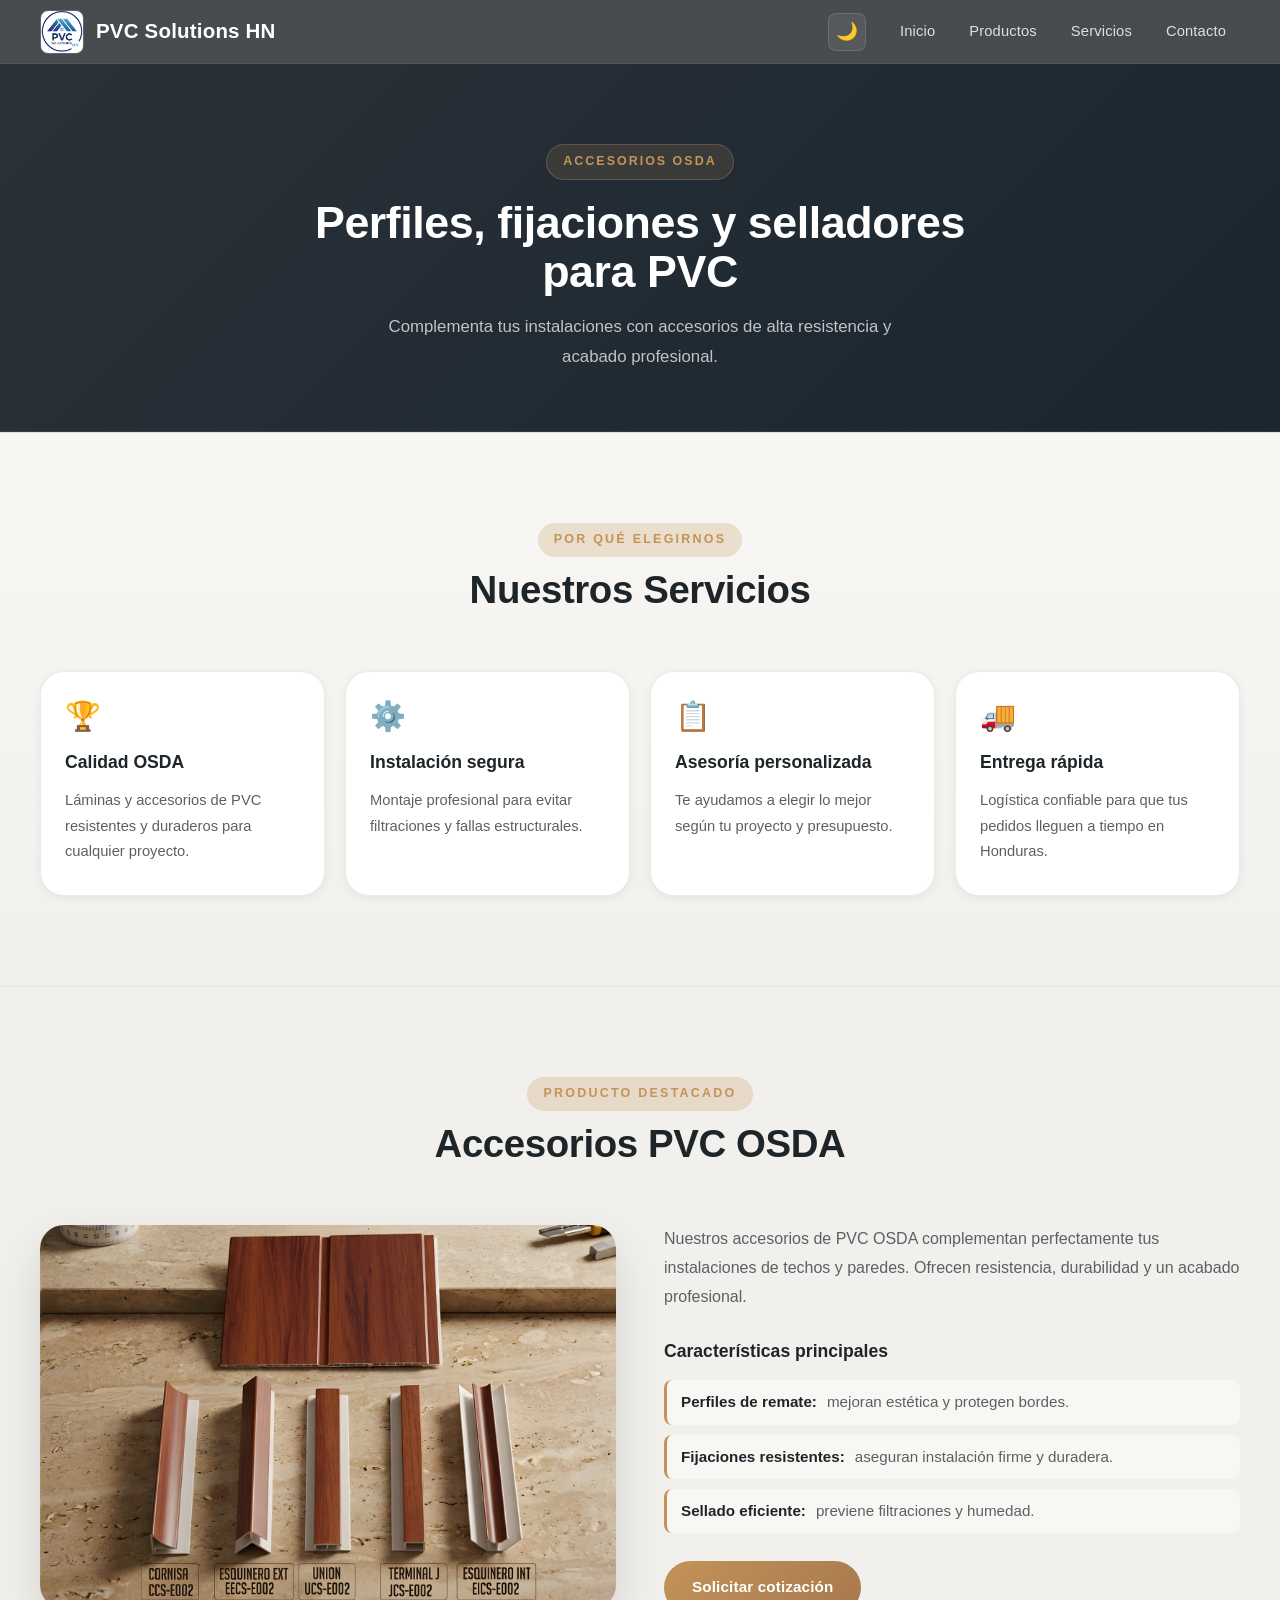
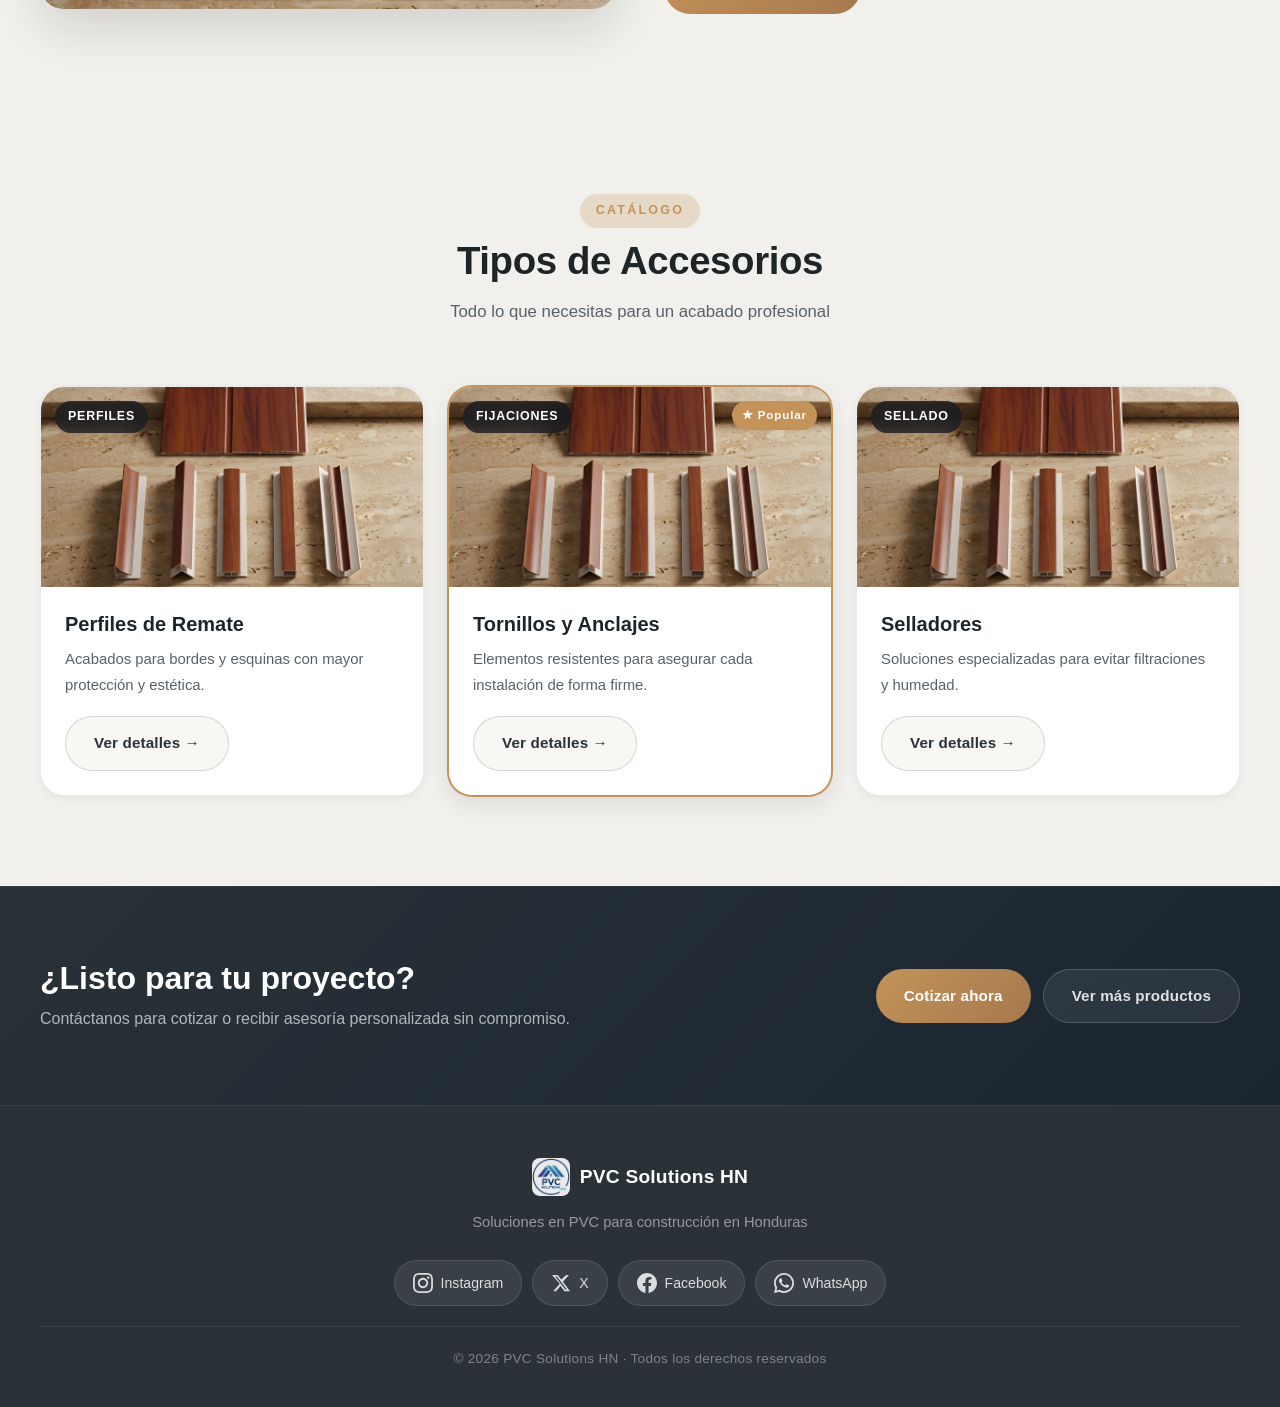
<file: accesorios-osda.html>
<!DOCTYPE html>
<html lang="es">
<head>
    <meta charset="UTF-8">
    <meta name="viewport" content="width=device-width, initial-scale=1.0">
    <title>Accesorios PVC OSDA | PVC Solutions HN</title>
    <link rel="icon" href="IMG/Logo2.jpeg" type="image/jpeg">
    <link rel="stylesheet" href="CSS/Styles.css">
    <meta name="description" content="Accesorios de PVC OSDA en Honduras. Perfiles, fijaciones y selladores para instalaciones duraderas y profesionales.">
</head>

<body>

<header id="main-header">
    <div class="container header-inner">
        <div class="brand">
            <img src="IMG/Logo2.jpeg" alt="Logo PVC Solutions HN" class="logo" loading="lazy">
            <h1>PVC Solutions HN</h1>
        </div>

        <div class="header-actions">
            <div class="interactive-buttons">
                <button id="theme-toggle" class="theme-toggle" type="button" aria-label="Cambiar tema">🌙</button>
                <button class="menu-toggle" id="menu-toggle" aria-label="Abrir menú" aria-expanded="false">☰</button>
            </div>

            <nav id="nav" role="navigation" aria-label="Menú principal">
                <a href="index.html">Inicio</a>
                <a href="index.html#productos">Productos</a>
                <a href="index.html#servicios">Servicios</a>
                <a href="#contacto">Contacto</a>
            </nav>
        </div>
    </div>
</header>

<main>

    <!-- Hero de página interior -->
    <section class="page-hero">
        <div class="container">
            <span class="hero-label">Accesorios OSDA</span>
            <h2>Perfiles, fijaciones y selladores para PVC</h2>
            <p>Complementa tus instalaciones con accesorios de alta resistencia y acabado profesional.</p>
        </div>
    </section>

    <!-- Servicios -->
    <section id="servicios" class="services-section">
        <div class="container section">
            <div class="section-header">
                <span class="section-eyebrow">Por qué elegirnos</span>
                <h2 class="section-title">Nuestros Servicios</h2>
            </div>
            <div class="features-grid">
                <div class="feature-item">
                    <div class="feature-icon">🏆</div>
                    <h3>Calidad OSDA</h3>
                    <p>Láminas y accesorios de PVC resistentes y duraderos para cualquier proyecto.</p>
                </div>
                <div class="feature-item">
                    <div class="feature-icon">⚙️</div>
                    <h3>Instalación segura</h3>
                    <p>Montaje profesional para evitar filtraciones y fallas estructurales.</p>
                </div>
                <div class="feature-item">
                    <div class="feature-icon">📋</div>
                    <h3>Asesoría personalizada</h3>
                    <p>Te ayudamos a elegir lo mejor según tu proyecto y presupuesto.</p>
                </div>
                <div class="feature-item">
                    <div class="feature-icon">🚚</div>
                    <h3>Entrega rápida</h3>
                    <p>Logística confiable para que tus pedidos lleguen a tiempo en Honduras.</p>
                </div>
            </div>
        </div>
    </section>

    <!-- Detalle del producto -->
    <section id="productos" class="container section">
        <div class="section-header">
            <span class="section-eyebrow">Producto destacado</span>
            <h2 class="section-title">Accesorios PVC OSDA</h2>
        </div>

        <div class="product-detail">
            <div class="product-detail-image">
                <img src="IMG/accesorios.jpeg" alt="Accesorios de PVC OSDA" loading="lazy">
            </div>

            <div class="product-detail-info">
                <p>Nuestros accesorios de PVC OSDA complementan perfectamente tus instalaciones de techos y paredes. Ofrecen resistencia, durabilidad y un acabado profesional.</p>

                <h3>Características principales</h3>
                <ul class="feature-list">
                    <li><strong>Perfiles de remate:</strong> mejoran estética y protegen bordes.</li>
                    <li><strong>Fijaciones resistentes:</strong> aseguran instalación firme y duradera.</li>
                    <li><strong>Sellado eficiente:</strong> previene filtraciones y humedad.</li>
                </ul>

                <a class="button"
                   href="https://wa.me/50494078458?text=Hola,%20quiero%20cotizar%20accesorios%20PVC%20OSDA"
                   target="_blank" rel="noopener noreferrer">
                    Solicitar cotización
                </a>
            </div>
        </div>
    </section>

    <!-- Tipos de accesorios -->
    <section class="container section">
        <div class="section-header">
            <span class="section-eyebrow">Catálogo</span>
            <h2 class="section-title">Tipos de Accesorios</h2>
            <p class="section-subtitle">Todo lo que necesitas para un acabado profesional</p>
        </div>

        <div class="products">
            <article class="product-card">
                <div class="product-card-top">
                    <span class="product-type">Perfiles</span>
                    <img src="IMG/accesorios.jpeg" alt="Perfiles de PVC" class="product-image" loading="lazy">
                </div>
                <div class="product-card-body">
                    <h3>Perfiles de Remate</h3>
                    <p>Acabados para bordes y esquinas con mayor protección y estética.</p>
                    <a class="button button-secondary"
                       href="https://wa.me/50494078458?text=Información%20sobre%20perfiles%20PVC"
                       target="_blank" rel="noopener noreferrer">Ver detalles →</a>
                </div>
            </article>

            <article class="product-card product-card--featured">
                <div class="product-card-top">
                    <span class="product-type">Fijaciones</span>
                    <img src="IMG/accesorios.jpeg" alt="Fijaciones de PVC" class="product-image" loading="lazy">
                </div>
                <div class="product-card-body">
                    <h3>Tornillos y Anclajes</h3>
                    <p>Elementos resistentes para asegurar cada instalación de forma firme.</p>
                    <a class="button button-secondary"
                       href="https://wa.me/50494078458?text=Información%20sobre%20fijaciones%20PVC"
                       target="_blank" rel="noopener noreferrer">Ver detalles →</a>
                </div>
            </article>

            <article class="product-card">
                <div class="product-card-top">
                    <span class="product-type">Sellado</span>
                    <img src="IMG/accesorios.jpeg" alt="Selladores PVC" class="product-image" loading="lazy">
                </div>
                <div class="product-card-body">
                    <h3>Selladores</h3>
                    <p>Soluciones especializadas para evitar filtraciones y humedad.</p>
                    <a class="button button-secondary"
                       href="https://wa.me/50494078458?text=Información%20sobre%20selladores%20PVC"
                       target="_blank" rel="noopener noreferrer">Ver detalles →</a>
                </div>
            </article>
        </div>
    </section>

    <!-- Contacto -->
    <section id="contacto" class="contact-cta-section">
        <div class="container contact-cta-inner">
            <div>
                <h2>¿Listo para tu proyecto?</h2>
                <p>Contáctanos para cotizar o recibir asesoría personalizada sin compromiso.</p>
            </div>
            <div class="contact-cta-buttons">
                <a class="button" href="https://wa.me/50494078458?text=Hola,%20quiero%20cotizar%20accesorios%20PVC" target="_blank" rel="noopener noreferrer">Cotizar ahora</a>
                <a class="button button-ghost-dark" href="index.html">Ver más productos</a>
            </div>
        </div>
    </section>

</main>

<footer>
    <div class="container footer-inner">
        <div class="footer-brand">
            <img src="IMG/Logo2.jpeg" alt="PVC Solutions HN" class="footer-logo" loading="lazy">
            <span>PVC Solutions HN</span>
        </div>
        <p class="footer-tagline">Soluciones en PVC para construcción en Honduras</p>

        <div class="footer-socials">
            <a href="https://instagram.com/pvcsolutionshn" target="_blank" rel="noopener noreferrer" class="social-link" aria-label="Instagram">
                <svg xmlns="http://www.w3.org/2000/svg" width="20" height="20" fill="currentColor" viewBox="0 0 24 24"><path d="M12 2.163c3.204 0 3.584.012 4.85.07 3.252.148 4.771 1.691 4.919 4.919.058 1.265.069 1.645.069 4.849 0 3.205-.012 3.584-.069 4.849-.149 3.225-1.664 4.771-4.919 4.919-1.266.058-1.644.07-4.85.07-3.204 0-3.584-.012-4.849-.07-3.26-.149-4.771-1.699-4.919-4.92-.058-1.265-.07-1.644-.07-4.849 0-3.204.013-3.583.07-4.849.149-3.227 1.664-4.771 4.919-4.919 1.266-.057 1.645-.069 4.849-.069zm0-2.163c-3.259 0-3.667.014-4.947.072-4.358.2-6.78 2.618-6.98 6.98-.059 1.281-.073 1.689-.073 4.948 0 3.259.014 3.668.072 4.948.2 4.358 2.618 6.78 6.98 6.98 1.281.058 1.689.072 4.948.072 3.259 0 3.668-.014 4.948-.072 4.354-.2 6.782-2.618 6.979-6.98.059-1.28.073-1.689.073-4.948 0-3.259-.014-3.667-.072-4.947-.196-4.354-2.617-6.78-6.979-6.98-1.281-.059-1.69-.073-4.949-.073zm0 5.838c-3.403 0-6.162 2.759-6.162 6.162s2.759 6.163 6.162 6.163 6.162-2.759 6.162-6.163c0-3.403-2.759-6.162-6.162-6.162zm0 10.162c-2.209 0-4-1.79-4-4 0-2.209 1.791-4 4-4s4 1.791 4 4c0 2.21-1.791 4-4 4zm6.406-11.845c-.796 0-1.441.645-1.441 1.44s.645 1.44 1.441 1.44c.795 0 1.439-.645 1.439-1.44s-.644-1.44-1.439-1.44z"/></svg>
                <span>Instagram</span>
            </a>
            <a href="https://x.com/pvcsolutionshn" target="_blank" rel="noopener noreferrer" class="social-link" aria-label="X">
                <svg xmlns="http://www.w3.org/2000/svg" width="20" height="20" fill="currentColor" viewBox="0 0 24 24"><path d="M18.244 2.25h3.308l-7.227 8.26 8.502 11.24H16.17l-4.714-6.231-5.401 6.231H2.746l7.73-8.835L1.254 2.25H8.08l4.253 5.622zm-1.161 17.52h1.833L7.084 4.126H5.117z"/></svg>
                <span>X</span>
            </a>
            <a href="https://facebook.com/pvcsolutionshn" target="_blank" rel="noopener noreferrer" class="social-link" aria-label="Facebook">
                <svg xmlns="http://www.w3.org/2000/svg" width="20" height="20" fill="currentColor" viewBox="0 0 24 24"><path d="M24 12.073c0-6.627-5.373-12-12-12s-12 5.373-12 12c0 5.99 4.388 10.954 10.125 11.854v-8.385H7.078v-3.47h3.047V9.43c0-3.007 1.792-4.669 4.533-4.669 1.312 0 2.686.235 2.686.235v2.953H15.83c-1.491 0-1.956.925-1.956 1.874v2.25h3.328l-.532 3.47h-2.796v8.385C19.612 23.027 24 18.062 24 12.073z"/></svg>
                <span>Facebook</span>
            </a>
            <a href="https://wa.me/50495033358" target="_blank" rel="noopener noreferrer" class="social-link social-link--whatsapp" aria-label="WhatsApp">
                <svg xmlns="http://www.w3.org/2000/svg" width="20" height="20" fill="currentColor" viewBox="0 0 24 24"><path d="M17.472 14.382c-.297-.149-1.758-.867-2.03-.967-.273-.099-.471-.148-.67.15-.197.297-.767.966-.94 1.164-.173.199-.347.223-.644.075-.297-.15-1.255-.463-2.39-1.475-.883-.788-1.48-1.761-1.653-2.059-.173-.297-.018-.458.13-.606.134-.133.298-.347.446-.52.149-.174.198-.298.298-.497.099-.198.05-.371-.025-.52-.075-.149-.669-1.612-.916-2.207-.242-.579-.487-.5-.669-.51-.173-.008-.371-.01-.57-.01-.198 0-.52.074-.792.372-.272.297-1.04 1.016-1.04 2.479 0 1.462 1.065 2.875 1.213 3.074.149.198 2.096 3.2 5.077 4.487.709.306 1.262.489 1.694.625.712.227 1.36.195 1.871.118.571-.085 1.758-.719 2.006-1.413.248-.694.248-1.289.173-1.413-.074-.124-.272-.198-.57-.347z"/><path d="M12 0C5.373 0 0 5.373 0 12c0 2.127.558 4.126 1.533 5.857L.057 23.943l6.224-1.463A11.946 11.946 0 0012 24c6.627 0 12-5.373 12-12S18.627 0 12 0zm0 21.818a9.818 9.818 0 01-5.006-1.371l-.36-.214-3.7.87.934-3.607-.235-.371A9.818 9.818 0 1112 21.818z"/></svg>
                <span>WhatsApp</span>
            </a>
        </div>

        <div class="footer-bottom">
            <p class="footer-copy">© 2026 PVC Solutions HN · Todos los derechos reservados</p>
        </div>
    </div>
</footer>

<script>
    const themeToggle = document.getElementById('theme-toggle');
    const htmlElement = document.documentElement;

    function loadTheme() {
        const savedTheme = localStorage.getItem('theme');
        const prefersDark = window.matchMedia('(prefers-color-scheme: dark)').matches;
        const theme = savedTheme || (prefersDark ? 'dark' : 'light');
        applyTheme(theme);
    }

    function applyTheme(theme) {
        htmlElement.setAttribute('data-theme', theme);
        themeToggle.textContent = theme === 'dark' ? '☀️' : '🌙';
        themeToggle.setAttribute('aria-label', theme === 'dark' ? 'Cambiar a modo claro' : 'Cambiar a modo oscuro');
    }

    themeToggle.addEventListener('click', () => {
        const current = htmlElement.getAttribute('data-theme');
        const next = current === 'dark' ? 'light' : 'dark';
        applyTheme(next);
        localStorage.setItem('theme', next);
    });

    loadTheme();

    const menuToggle = document.getElementById('menu-toggle');
    const nav = document.getElementById('nav');

    menuToggle.addEventListener('click', () => {
        const isOpen = nav.classList.toggle('active');
        menuToggle.setAttribute('aria-expanded', isOpen);
        menuToggle.textContent = isOpen ? '✕' : '☰';
    });

    document.querySelectorAll('#nav a').forEach(link => {
        link.addEventListener('click', () => {
            nav.classList.remove('active');
            menuToggle.setAttribute('aria-expanded', 'false');
            menuToggle.textContent = '☰';
        });
    });

    const mainHeader = document.getElementById('main-header');
    window.addEventListener('scroll', () => {
        mainHeader.classList.toggle('scrolled', window.scrollY > 60);
    }, { passive: true });

    // Animaciones scroll
    const revealEls = document.querySelectorAll('.product-card, .feature-item');
    const observer = new IntersectionObserver((entries) => {
        entries.forEach(entry => {
            if (entry.isIntersecting) {
                entry.target.classList.add('visible');
                observer.unobserve(entry.target);
            }
        });
    }, { threshold: 0.1 });
    revealEls.forEach(el => { el.classList.add('reveal'); observer.observe(el); });
</script>

</body>
</html>
</file>
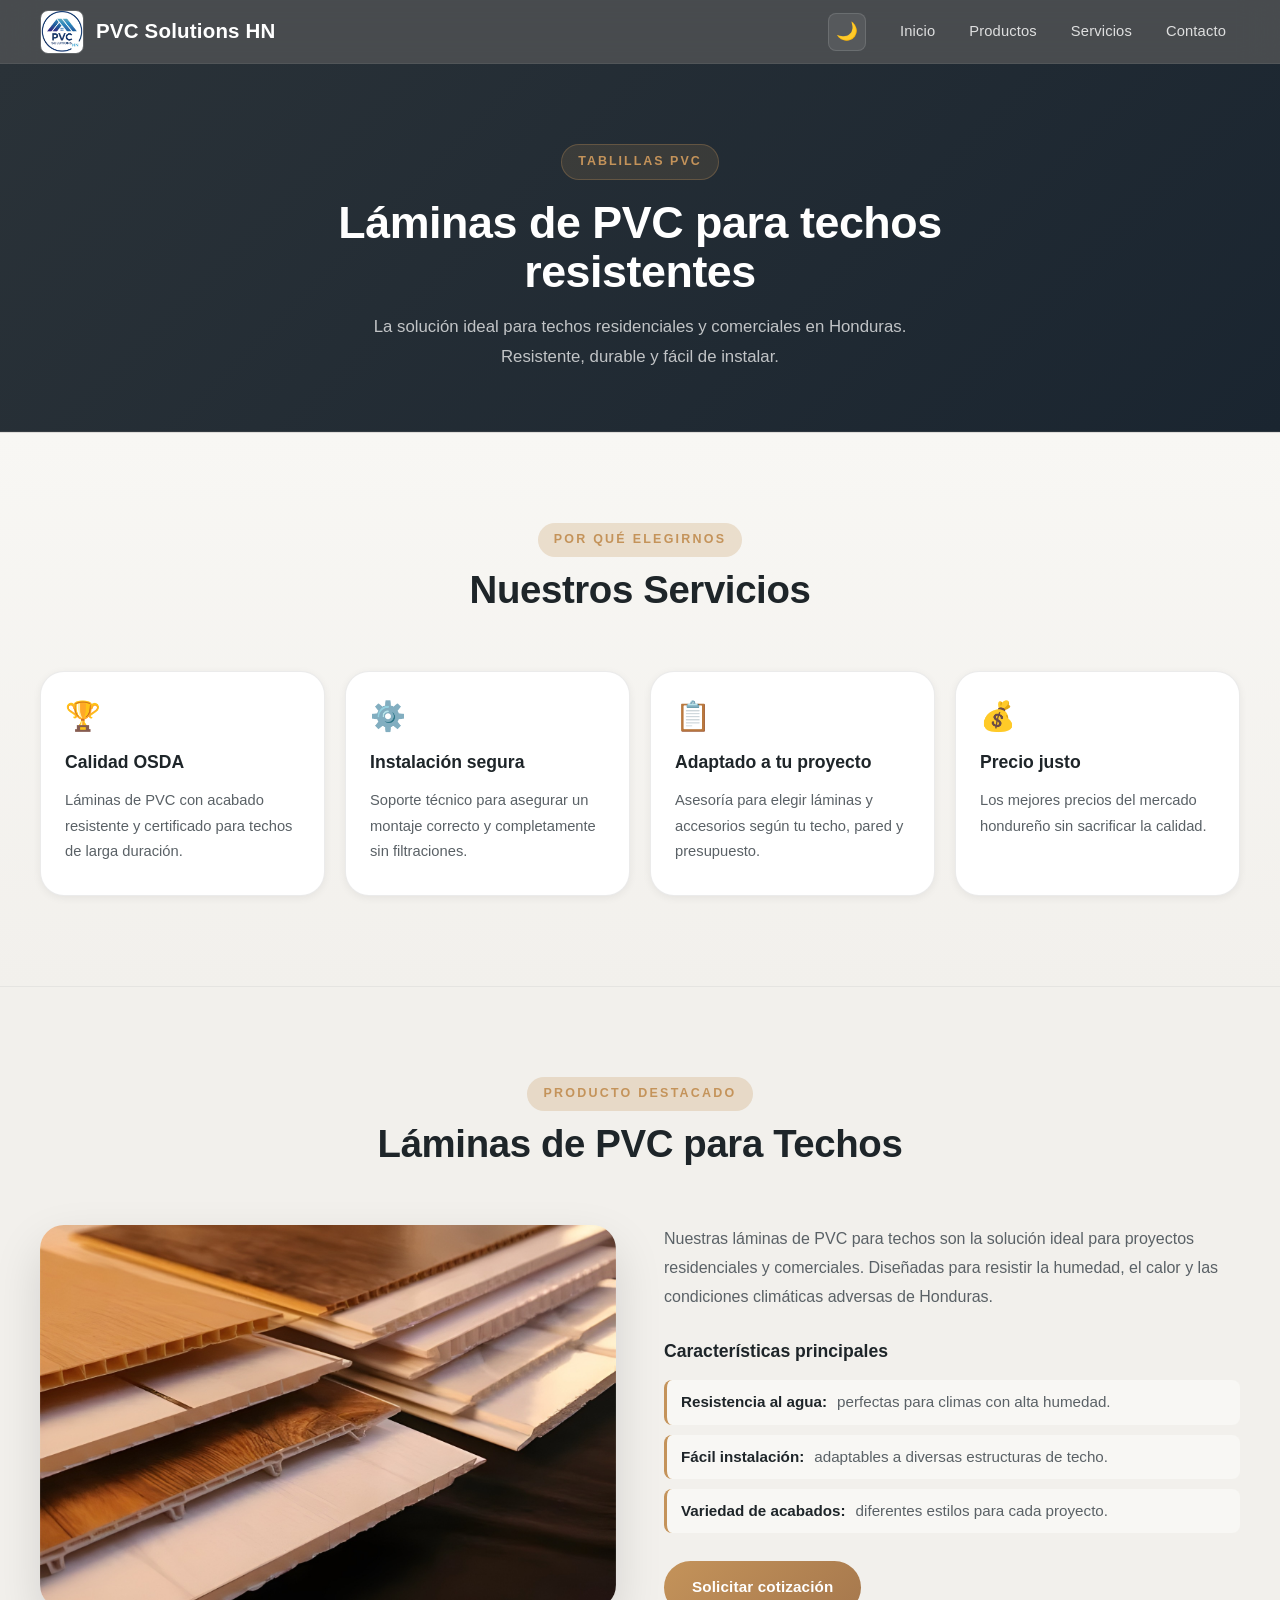
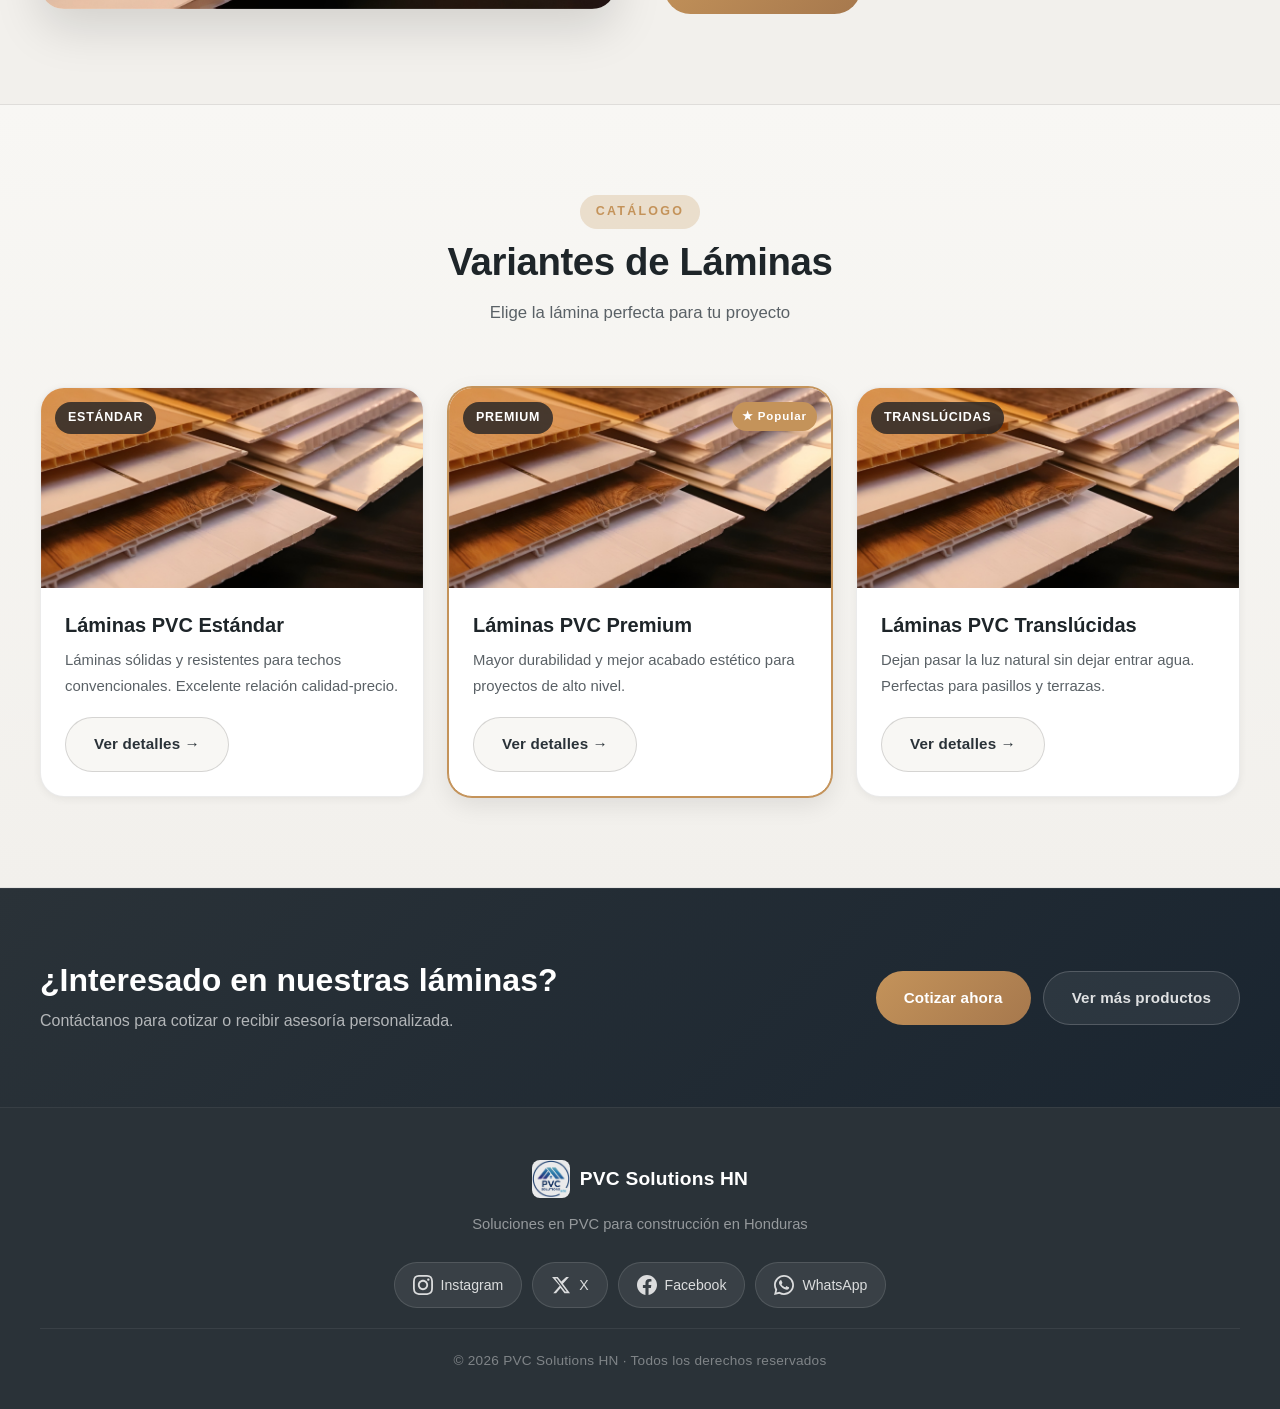
<file: laminas-techo.html>
<!DOCTYPE html>
<html lang="es">
<head>
    <meta charset="UTF-8">
    <meta name="viewport" content="width=device-width, initial-scale=1.0">
    <title>Láminas de PVC para Techos | PVC Solutions HN</title>
    <link rel="icon" href="IMG/Logo2.jpeg" type="image/jpeg">
    <link rel="stylesheet" href="CSS/Styles.css">
    <meta name="description" content="Láminas de PVC para techos en Honduras. Resistentes al agua, fáciles de instalar y con variedad de acabados para proyectos residenciales y comerciales.">
</head>

<body>

<header id="main-header">
    <div class="container header-inner">
        <div class="brand">
            <img src="IMG/Logo2.jpeg" alt="Logo PVC Solutions HN" class="logo" loading="lazy">
            <h1>PVC Solutions HN</h1>
        </div>

        <div class="header-actions">
            <div class="interactive-buttons">
                <button id="theme-toggle" class="theme-toggle" type="button" aria-label="Cambiar tema">🌙</button>
                <button class="menu-toggle" id="menu-toggle" aria-label="Abrir menú" aria-expanded="false">☰</button>
            </div>

            <nav id="nav" role="navigation" aria-label="Menú principal">
                <a href="index.html">Inicio</a>
                <a href="index.html#productos">Productos</a>
                <a href="index.html#servicios">Servicios</a>
                <a href="#contacto">Contacto</a>
            </nav>
        </div>
    </div>
</header>

<main>

    <!-- Hero de página interior -->
    <section class="page-hero">
        <div class="container">
            <span class="hero-label">Tablillas PVC</span>
            <h2>Láminas de PVC para techos resistentes</h2>
            <p>La solución ideal para techos residenciales y comerciales en Honduras. Resistente, durable y fácil de instalar.</p>
        </div>
    </section>

    <!-- Servicios -->
    <section id="servicios" class="services-section">
        <div class="container section">
            <div class="section-header">
                <span class="section-eyebrow">Por qué elegirnos</span>
                <h2 class="section-title">Nuestros Servicios</h2>
            </div>
            <div class="features-grid">
                <div class="feature-item">
                    <div class="feature-icon">🏆</div>
                    <h3>Calidad OSDA</h3>
                    <p>Láminas de PVC con acabado resistente y certificado para techos de larga duración.</p>
                </div>
                <div class="feature-item">
                    <div class="feature-icon">⚙️</div>
                    <h3>Instalación segura</h3>
                    <p>Soporte técnico para asegurar un montaje correcto y completamente sin filtraciones.</p>
                </div>
                <div class="feature-item">
                    <div class="feature-icon">📋</div>
                    <h3>Adaptado a tu proyecto</h3>
                    <p>Asesoría para elegir láminas y accesorios según tu techo, pared y presupuesto.</p>
                </div>
                <div class="feature-item">
                    <div class="feature-icon">💰</div>
                    <h3>Precio justo</h3>
                    <p>Los mejores precios del mercado hondureño sin sacrificar la calidad.</p>
                </div>
            </div>
        </div>
    </section>

    <!-- Detalle del producto -->
    <section id="productos" class="container section">
        <div class="section-header">
            <span class="section-eyebrow">Producto destacado</span>
            <h2 class="section-title">Láminas de PVC para Techos</h2>
        </div>

        <div class="product-detail">
            <div class="product-detail-image">
                <img src="IMG/pvc.jpeg" alt="Láminas de PVC para techos" loading="lazy">
            </div>

            <div class="product-detail-info">
                <p>Nuestras láminas de PVC para techos son la solución ideal para proyectos residenciales y comerciales. Diseñadas para resistir la humedad, el calor y las condiciones climáticas adversas de Honduras.</p>

                <h3>Características principales</h3>
                <ul class="feature-list">
                    <li><strong>Resistencia al agua:</strong> perfectas para climas con alta humedad.</li>
                    <li><strong>Fácil instalación:</strong> adaptables a diversas estructuras de techo.</li>
                    <li><strong>Variedad de acabados:</strong> diferentes estilos para cada proyecto.</li>
                </ul>

                <a class="button"
                   href="https://wa.me/50494078458?text=Hola,%20quiero%20cotizar%20láminas%20de%20PVC%20para%20techos"
                   target="_blank" rel="noopener noreferrer">
                    Solicitar cotización
                </a>
            </div>
        </div>
    </section>

    <!-- Variantes -->
    <section class="services-section">
        <div class="container section">
            <div class="section-header">
                <span class="section-eyebrow">Catálogo</span>
                <h2 class="section-title">Variantes de Láminas</h2>
                <p class="section-subtitle">Elige la lámina perfecta para tu proyecto</p>
            </div>

            <div class="products">
                <article class="product-card">
                    <div class="product-card-top">
                        <span class="product-type">Estándar</span>
                        <img src="IMG/pvc.jpeg" alt="Láminas PVC estándar" class="product-image" loading="lazy">
                    </div>
                    <div class="product-card-body">
                        <h3>Láminas PVC Estándar</h3>
                        <p>Láminas sólidas y resistentes para techos convencionales. Excelente relación calidad-precio.</p>
                        <a class="button button-secondary"
                           href="https://wa.me/50494078458?text=Información%20sobre%20láminas%20PVC%20Estándar"
                           target="_blank" rel="noopener noreferrer">Ver detalles →</a>
                    </div>
                </article>

                <article class="product-card product-card--featured">
                    <div class="product-card-top">
                        <span class="product-type">Premium</span>
                        <img src="IMG/pvc.jpeg" alt="Láminas PVC premium" class="product-image" loading="lazy">
                    </div>
                    <div class="product-card-body">
                        <h3>Láminas PVC Premium</h3>
                        <p>Mayor durabilidad y mejor acabado estético para proyectos de alto nivel.</p>
                        <a class="button button-secondary"
                           href="https://wa.me/50494078458?text=Información%20sobre%20láminas%20PVC%20Premium"
                           target="_blank" rel="noopener noreferrer">Ver detalles →</a>
                    </div>
                </article>

                <article class="product-card">
                    <div class="product-card-top">
                        <span class="product-type">Translúcidas</span>
                        <img src="IMG/pvc.jpeg" alt="Láminas PVC translúcidas" class="product-image" loading="lazy">
                    </div>
                    <div class="product-card-body">
                        <h3>Láminas PVC Translúcidas</h3>
                        <p>Dejan pasar la luz natural sin dejar entrar agua. Perfectas para pasillos y terrazas.</p>
                        <a class="button button-secondary"
                           href="https://wa.me/50494078458?text=Información%20sobre%20láminas%20PVC%20Translúcidas"
                           target="_blank" rel="noopener noreferrer">Ver detalles →</a>
                    </div>
                </article>
            </div>
        </div>
    </section>

    <!-- Contacto -->
    <section id="contacto" class="contact-cta-section">
        <div class="container contact-cta-inner">
            <div>
                <h2>¿Interesado en nuestras láminas?</h2>
                <p>Contáctanos para cotizar o recibir asesoría personalizada.</p>
            </div>
            <div class="contact-cta-buttons">
                <a class="button" href="https://wa.me/50494078458?text=Hola,%20quiero%20cotizar%20láminas%20de%20PVC" target="_blank" rel="noopener noreferrer">Cotizar ahora</a>
                <a class="button button-ghost-dark" href="index.html">Ver más productos</a>
            </div>
        </div>
    </section>

</main>

<footer>
    <div class="container footer-inner">
        <div class="footer-brand">
            <img src="IMG/Logo2.jpeg" alt="PVC Solutions HN" class="footer-logo" loading="lazy">
            <span>PVC Solutions HN</span>
        </div>
        <p class="footer-tagline">Soluciones en PVC para construcción en Honduras</p>

        <div class="footer-socials">
            <a href="https://instagram.com/pvcsolutionshn" target="_blank" rel="noopener noreferrer" class="social-link" aria-label="Instagram">
                <svg xmlns="http://www.w3.org/2000/svg" width="20" height="20" fill="currentColor" viewBox="0 0 24 24"><path d="M12 2.163c3.204 0 3.584.012 4.85.07 3.252.148 4.771 1.691 4.919 4.919.058 1.265.069 1.645.069 4.849 0 3.205-.012 3.584-.069 4.849-.149 3.225-1.664 4.771-4.919 4.919-1.266.058-1.644.07-4.85.07-3.204 0-3.584-.012-4.849-.07-3.26-.149-4.771-1.699-4.919-4.92-.058-1.265-.07-1.644-.07-4.849 0-3.204.013-3.583.07-4.849.149-3.227 1.664-4.771 4.919-4.919 1.266-.057 1.645-.069 4.849-.069zm0-2.163c-3.259 0-3.667.014-4.947.072-4.358.2-6.78 2.618-6.98 6.98-.059 1.281-.073 1.689-.073 4.948 0 3.259.014 3.668.072 4.948.2 4.358 2.618 6.78 6.98 6.98 1.281.058 1.689.072 4.948.072 3.259 0 3.668-.014 4.948-.072 4.354-.2 6.782-2.618 6.979-6.98.059-1.28.073-1.689.073-4.948 0-3.259-.014-3.667-.072-4.947-.196-4.354-2.617-6.78-6.979-6.98-1.281-.059-1.69-.073-4.949-.073zm0 5.838c-3.403 0-6.162 2.759-6.162 6.162s2.759 6.163 6.162 6.163 6.162-2.759 6.162-6.163c0-3.403-2.759-6.162-6.162-6.162zm0 10.162c-2.209 0-4-1.79-4-4 0-2.209 1.791-4 4-4s4 1.791 4 4c0 2.21-1.791 4-4 4zm6.406-11.845c-.796 0-1.441.645-1.441 1.44s.645 1.44 1.441 1.44c.795 0 1.439-.645 1.439-1.44s-.644-1.44-1.439-1.44z"/></svg>
                <span>Instagram</span>
            </a>
            <a href="https://x.com/pvcsolutionshn" target="_blank" rel="noopener noreferrer" class="social-link" aria-label="X">
                <svg xmlns="http://www.w3.org/2000/svg" width="20" height="20" fill="currentColor" viewBox="0 0 24 24"><path d="M18.244 2.25h3.308l-7.227 8.26 8.502 11.24H16.17l-4.714-6.231-5.401 6.231H2.746l7.73-8.835L1.254 2.25H8.08l4.253 5.622zm-1.161 17.52h1.833L7.084 4.126H5.117z"/></svg>
                <span>X</span>
            </a>
            <a href="https://facebook.com/pvcsolutionshn" target="_blank" rel="noopener noreferrer" class="social-link" aria-label="Facebook">
                <svg xmlns="http://www.w3.org/2000/svg" width="20" height="20" fill="currentColor" viewBox="0 0 24 24"><path d="M24 12.073c0-6.627-5.373-12-12-12s-12 5.373-12 12c0 5.99 4.388 10.954 10.125 11.854v-8.385H7.078v-3.47h3.047V9.43c0-3.007 1.792-4.669 4.533-4.669 1.312 0 2.686.235 2.686.235v2.953H15.83c-1.491 0-1.956.925-1.956 1.874v2.25h3.328l-.532 3.47h-2.796v8.385C19.612 23.027 24 18.062 24 12.073z"/></svg>
                <span>Facebook</span>
            </a>
            <a href="https://wa.me/50495033358" target="_blank" rel="noopener noreferrer" class="social-link social-link--whatsapp" aria-label="WhatsApp">
                <svg xmlns="http://www.w3.org/2000/svg" width="20" height="20" fill="currentColor" viewBox="0 0 24 24"><path d="M17.472 14.382c-.297-.149-1.758-.867-2.03-.967-.273-.099-.471-.148-.67.15-.197.297-.767.966-.94 1.164-.173.199-.347.223-.644.075-.297-.15-1.255-.463-2.39-1.475-.883-.788-1.48-1.761-1.653-2.059-.173-.297-.018-.458.13-.606.134-.133.298-.347.446-.52.149-.174.198-.298.298-.497.099-.198.05-.371-.025-.52-.075-.149-.669-1.612-.916-2.207-.242-.579-.487-.5-.669-.51-.173-.008-.371-.01-.57-.01-.198 0-.52.074-.792.372-.272.297-1.04 1.016-1.04 2.479 0 1.462 1.065 2.875 1.213 3.074.149.198 2.096 3.2 5.077 4.487.709.306 1.262.489 1.694.625.712.227 1.36.195 1.871.118.571-.085 1.758-.719 2.006-1.413.248-.694.248-1.289.173-1.413-.074-.124-.272-.198-.57-.347z"/><path d="M12 0C5.373 0 0 5.373 0 12c0 2.127.558 4.126 1.533 5.857L.057 23.943l6.224-1.463A11.946 11.946 0 0012 24c6.627 0 12-5.373 12-12S18.627 0 12 0zm0 21.818a9.818 9.818 0 01-5.006-1.371l-.36-.214-3.7.87.934-3.607-.235-.371A9.818 9.818 0 1112 21.818z"/></svg>
                <span>WhatsApp</span>
            </a>
        </div>

        <div class="footer-bottom">
            <p class="footer-copy">© 2026 PVC Solutions HN · Todos los derechos reservados</p>
        </div>
    </div>
</footer>

<script>
    const themeToggle = document.getElementById('theme-toggle');
    const htmlElement = document.documentElement;

    function loadTheme() {
        const savedTheme = localStorage.getItem('theme');
        const prefersDark = window.matchMedia('(prefers-color-scheme: dark)').matches;
        const theme = savedTheme || (prefersDark ? 'dark' : 'light');
        applyTheme(theme);
    }

    function applyTheme(theme) {
        htmlElement.setAttribute('data-theme', theme);
        themeToggle.textContent = theme === 'dark' ? '☀️' : '🌙';
        themeToggle.setAttribute('aria-label', theme === 'dark' ? 'Cambiar a modo claro' : 'Cambiar a modo oscuro');
    }

    themeToggle.addEventListener('click', () => {
        const current = htmlElement.getAttribute('data-theme');
        const next = current === 'dark' ? 'light' : 'dark';
        applyTheme(next);
        localStorage.setItem('theme', next);
    });

    loadTheme();

    const menuToggle = document.getElementById('menu-toggle');
    const nav = document.getElementById('nav');

    menuToggle.addEventListener('click', () => {
        const isOpen = nav.classList.toggle('active');
        menuToggle.setAttribute('aria-expanded', isOpen);
        menuToggle.textContent = isOpen ? '✕' : '☰';
    });

    document.querySelectorAll('#nav a').forEach(link => {
        link.addEventListener('click', () => {
            nav.classList.remove('active');
            menuToggle.setAttribute('aria-expanded', 'false');
            menuToggle.textContent = '☰';
        });
    });

    const mainHeader = document.getElementById('main-header');
    window.addEventListener('scroll', () => {
        mainHeader.classList.toggle('scrolled', window.scrollY > 60);
    }, { passive: true });

    const revealEls = document.querySelectorAll('.product-card, .feature-item');
    const observer = new IntersectionObserver((entries) => {
        entries.forEach(entry => {
            if (entry.isIntersecting) {
                entry.target.classList.add('visible');
                observer.unobserve(entry.target);
            }
        });
    }, { threshold: 0.1 });
    revealEls.forEach(el => { el.classList.add('reveal'); observer.observe(el); });
</script>

</body>
</html>
</file>
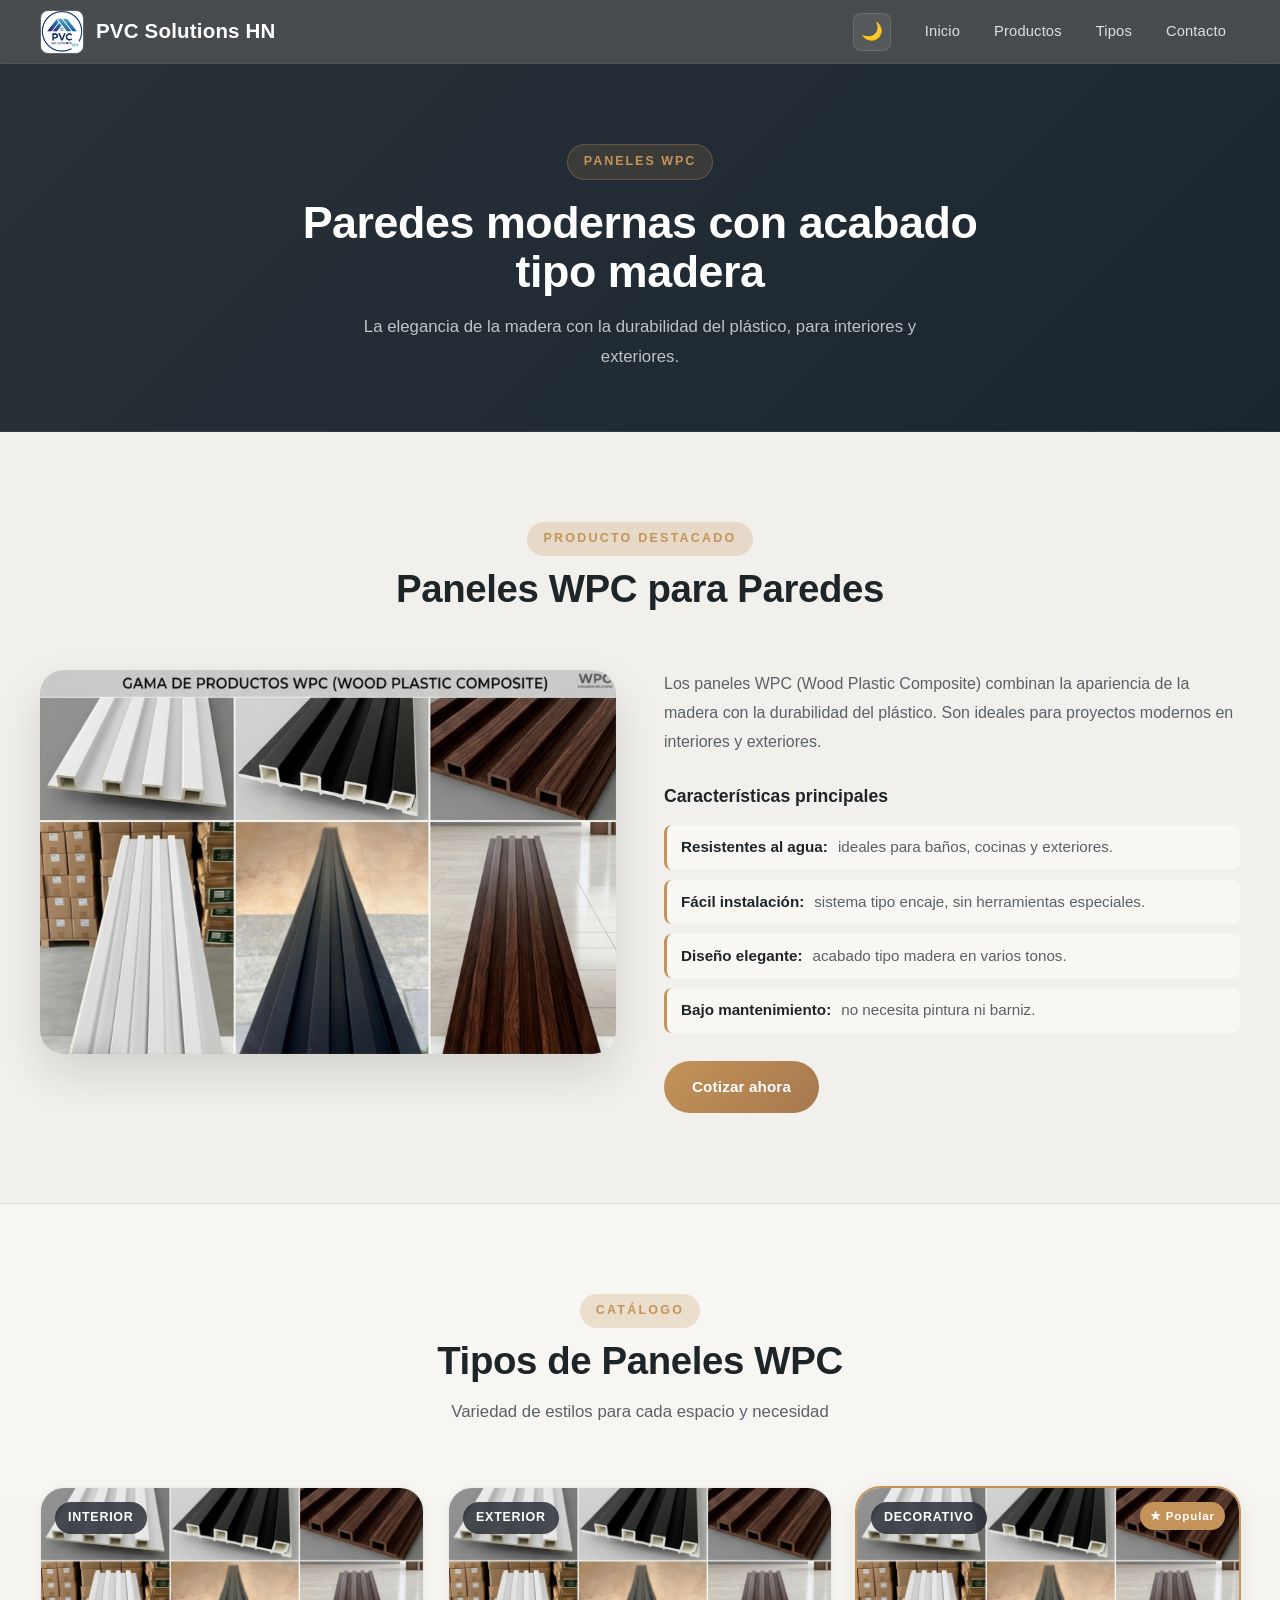
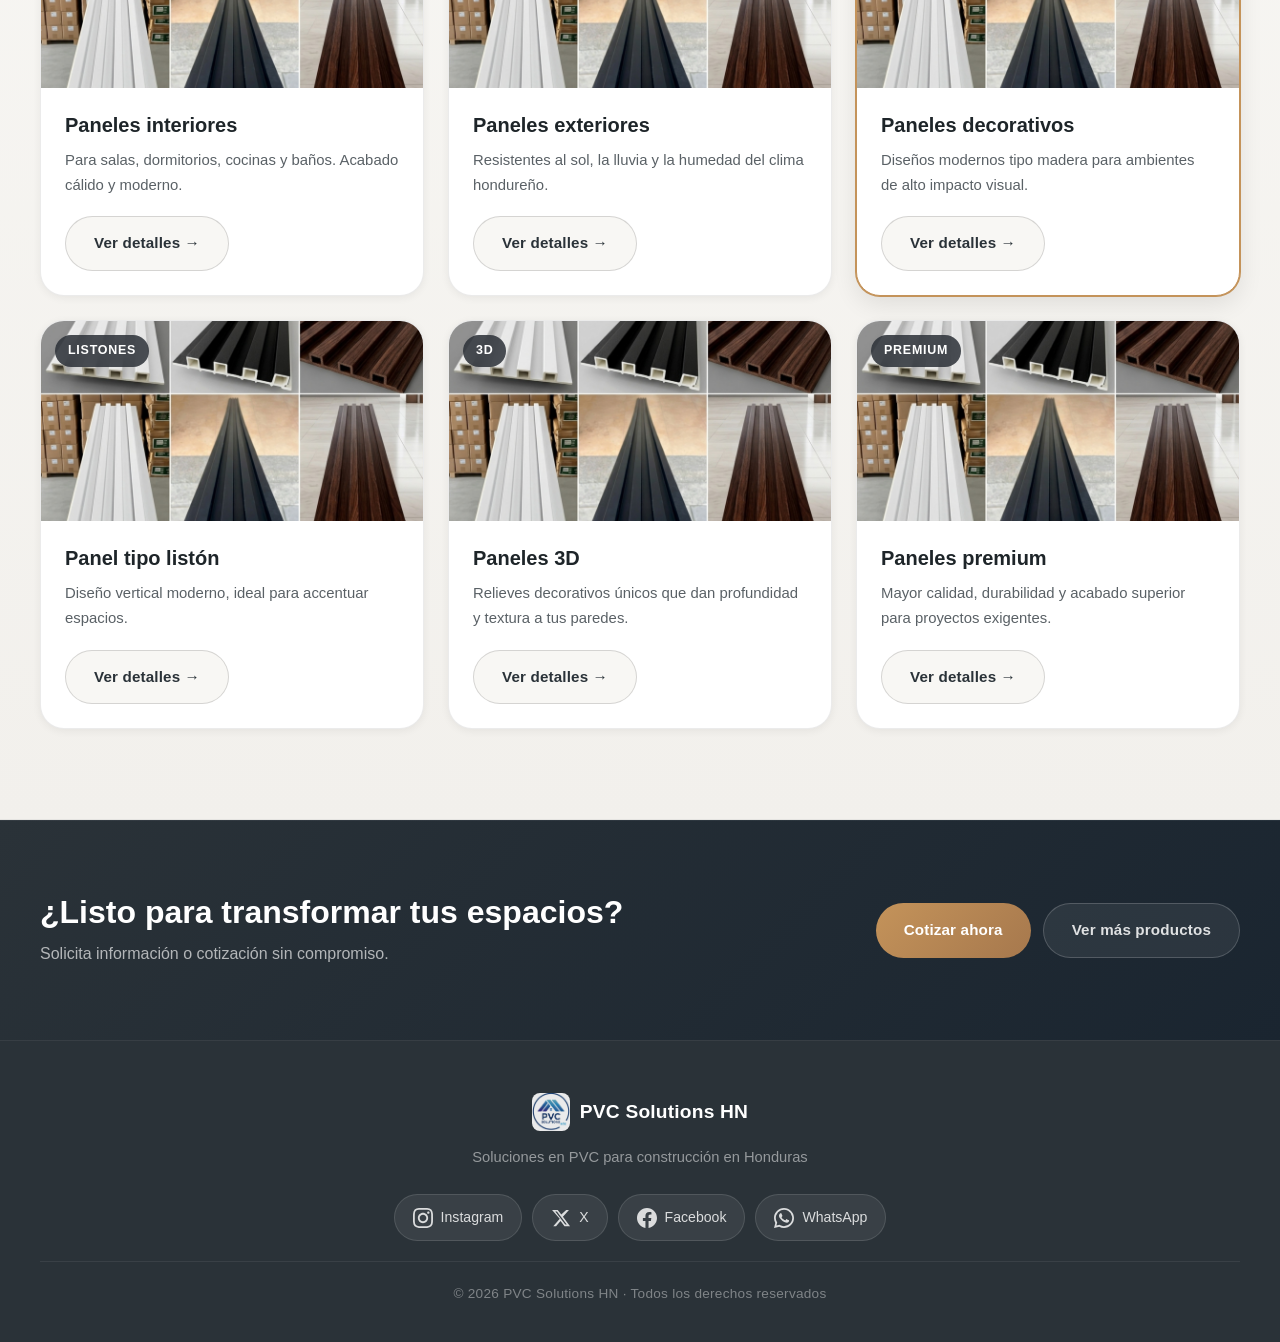
<file: paneles-pared.html>
<!DOCTYPE html>
<html lang="es">
<head>
    <meta charset="UTF-8">
    <meta name="viewport" content="width=device-width, initial-scale=1.0">
    <title>Paneles WPC para Paredes | PVC Solutions HN</title>
    <link rel="icon" href="IMG/Logo2.jpeg" type="image/jpeg">
    <link rel="stylesheet" href="CSS/Styles.css">
    <meta name="description" content="Paneles WPC en Honduras para interiores y exteriores. Modernos, resistentes y de fácil instalación.">
</head>

<body>

<header id="main-header">
    <div class="container header-inner">
        <div class="brand">
            <img src="IMG/Logo2.jpeg" alt="Logo PVC Solutions HN" class="logo" loading="lazy">
            <h1>PVC Solutions HN</h1>
        </div>

        <div class="header-actions">
            <div class="interactive-buttons">
                <button id="theme-toggle" class="theme-toggle" type="button" aria-label="Cambiar tema">🌙</button>
                <button class="menu-toggle" id="menu-toggle" aria-label="Abrir menú" aria-expanded="false">☰</button>
            </div>

            <nav id="nav" role="navigation" aria-label="Menú principal">
                <a href="index.html">Inicio</a>
                <a href="index.html#productos">Productos</a>
                <a href="#tipos">Tipos</a>
                <a href="#contacto">Contacto</a>
            </nav>
        </div>
    </div>
</header>

<main>

    <!-- Hero de página interior -->
    <section class="page-hero">
        <div class="container">
            <span class="hero-label">Paneles WPC</span>
            <h2>Paredes modernas con acabado tipo madera</h2>
            <p>La elegancia de la madera con la durabilidad del plástico, para interiores y exteriores.</p>
        </div>
    </section>

    <!-- Detalle del producto -->
    <section id="productos" class="container section">
        <div class="section-header">
            <span class="section-eyebrow">Producto destacado</span>
            <h2 class="section-title">Paneles WPC para Paredes</h2>
        </div>

        <div class="product-detail">
            <div class="product-detail-image">
                <img src="IMG/wpc.jpeg" alt="Paneles WPC para paredes" loading="lazy">
            </div>

            <div class="product-detail-info">
                <p>Los paneles WPC (Wood Plastic Composite) combinan la apariencia de la madera con la durabilidad del plástico. Son ideales para proyectos modernos en interiores y exteriores.</p>

                <h3>Características principales</h3>
                <ul class="feature-list">
                    <li><strong>Resistentes al agua:</strong> ideales para baños, cocinas y exteriores.</li>
                    <li><strong>Fácil instalación:</strong> sistema tipo encaje, sin herramientas especiales.</li>
                    <li><strong>Diseño elegante:</strong> acabado tipo madera en varios tonos.</li>
                    <li><strong>Bajo mantenimiento:</strong> no necesita pintura ni barniz.</li>
                </ul>

                <a class="button"
                   href="https://wa.me/50494078458?text=Hola,%20quiero%20cotizar%20paneles%20WPC"
                   target="_blank" rel="noopener noreferrer">
                    Cotizar ahora
                </a>
            </div>
        </div>
    </section>

    <!-- Tipos -->
    <section id="tipos" class="services-section">
        <div class="container section">
            <div class="section-header">
                <span class="section-eyebrow">Catálogo</span>
                <h2 class="section-title">Tipos de Paneles WPC</h2>
                <p class="section-subtitle">Variedad de estilos para cada espacio y necesidad</p>
            </div>

            <div class="products">
                <article class="product-card">
                    <div class="product-card-top">
                        <span class="product-type">Interior</span>
                        <img src="IMG/wpc.jpeg" alt="Panel interior WPC" class="product-image" loading="lazy">
                    </div>
                    <div class="product-card-body">
                        <h3>Paneles interiores</h3>
                        <p>Para salas, dormitorios, cocinas y baños. Acabado cálido y moderno.</p>
                        <a class="button button-secondary"
                           href="https://wa.me/50494078458?text=Información%20WPC%20interior"
                           target="_blank" rel="noopener noreferrer">Ver detalles →</a>
                    </div>
                </article>

                <article class="product-card">
                    <div class="product-card-top">
                        <span class="product-type">Exterior</span>
                        <img src="IMG/wpc.jpeg" alt="Panel exterior WPC" class="product-image" loading="lazy">
                    </div>
                    <div class="product-card-body">
                        <h3>Paneles exteriores</h3>
                        <p>Resistentes al sol, la lluvia y la humedad del clima hondureño.</p>
                        <a class="button button-secondary"
                           href="https://wa.me/50494078458?text=Información%20WPC%20exterior"
                           target="_blank" rel="noopener noreferrer">Ver detalles →</a>
                    </div>
                </article>

                <article class="product-card product-card--featured">
                    <div class="product-card-top">
                        <span class="product-type">Decorativo</span>
                        <img src="IMG/wpc.jpeg" alt="Panel decorativo WPC" class="product-image" loading="lazy">
                    </div>
                    <div class="product-card-body">
                        <h3>Paneles decorativos</h3>
                        <p>Diseños modernos tipo madera para ambientes de alto impacto visual.</p>
                        <a class="button button-secondary"
                           href="https://wa.me/50494078458?text=Información%20WPC%20decorativo"
                           target="_blank" rel="noopener noreferrer">Ver detalles →</a>
                    </div>
                </article>

                <article class="product-card">
                    <div class="product-card-top">
                        <span class="product-type">Listones</span>
                        <img src="IMG/wpc.jpeg" alt="Panel listón WPC" class="product-image" loading="lazy">
                    </div>
                    <div class="product-card-body">
                        <h3>Panel tipo listón</h3>
                        <p>Diseño vertical moderno, ideal para accentuar espacios.</p>
                        <a class="button button-secondary"
                           href="https://wa.me/50494078458?text=Información%20WPC%20listón"
                           target="_blank" rel="noopener noreferrer">Ver detalles →</a>
                    </div>
                </article>

                <article class="product-card">
                    <div class="product-card-top">
                        <span class="product-type">3D</span>
                        <img src="IMG/wpc.jpeg" alt="Panel 3D WPC" class="product-image" loading="lazy">
                    </div>
                    <div class="product-card-body">
                        <h3>Paneles 3D</h3>
                        <p>Relieves decorativos únicos que dan profundidad y textura a tus paredes.</p>
                        <a class="button button-secondary"
                           href="https://wa.me/50494078458?text=Información%20WPC%203D"
                           target="_blank" rel="noopener noreferrer">Ver detalles →</a>
                    </div>
                </article>

                <article class="product-card">
                    <div class="product-card-top">
                        <span class="product-type">Premium</span>
                        <img src="IMG/wpc.jpeg" alt="Panel premium WPC" class="product-image" loading="lazy">
                    </div>
                    <div class="product-card-body">
                        <h3>Paneles premium</h3>
                        <p>Mayor calidad, durabilidad y acabado superior para proyectos exigentes.</p>
                        <a class="button button-secondary"
                           href="https://wa.me/50494078458?text=Información%20WPC%20premium"
                           target="_blank" rel="noopener noreferrer">Ver detalles →</a>
                    </div>
                </article>
            </div>
        </div>
    </section>

    <!-- Contacto -->
    <section id="contacto" class="contact-cta-section">
        <div class="container contact-cta-inner">
            <div>
                <h2>¿Listo para transformar tus espacios?</h2>
                <p>Solicita información o cotización sin compromiso.</p>
            </div>
            <div class="contact-cta-buttons">
                <a class="button" href="https://wa.me/50494078458?text=Hola,%20quiero%20cotizar%20paneles%20WPC" target="_blank" rel="noopener noreferrer">Cotizar ahora</a>
                <a class="button button-ghost-dark" href="index.html">Ver más productos</a>
            </div>
        </div>
    </section>

</main>

<footer>
    <div class="container footer-inner">
        <div class="footer-brand">
            <img src="IMG/Logo2.jpeg" alt="PVC Solutions HN" class="footer-logo" loading="lazy">
            <span>PVC Solutions HN</span>
        </div>
        <p class="footer-tagline">Soluciones en PVC para construcción en Honduras</p>

        <div class="footer-socials">
            <a href="https://instagram.com/pvcsolutionshn" target="_blank" rel="noopener noreferrer" class="social-link" aria-label="Instagram">
                <svg xmlns="http://www.w3.org/2000/svg" width="20" height="20" fill="currentColor" viewBox="0 0 24 24"><path d="M12 2.163c3.204 0 3.584.012 4.85.07 3.252.148 4.771 1.691 4.919 4.919.058 1.265.069 1.645.069 4.849 0 3.205-.012 3.584-.069 4.849-.149 3.225-1.664 4.771-4.919 4.919-1.266.058-1.644.07-4.85.07-3.204 0-3.584-.012-4.849-.07-3.26-.149-4.771-1.699-4.919-4.92-.058-1.265-.07-1.644-.07-4.849 0-3.204.013-3.583.07-4.849.149-3.227 1.664-4.771 4.919-4.919 1.266-.057 1.645-.069 4.849-.069zm0-2.163c-3.259 0-3.667.014-4.947.072-4.358.2-6.78 2.618-6.98 6.98-.059 1.281-.073 1.689-.073 4.948 0 3.259.014 3.668.072 4.948.2 4.358 2.618 6.78 6.98 6.98 1.281.058 1.689.072 4.948.072 3.259 0 3.668-.014 4.948-.072 4.354-.2 6.782-2.618 6.979-6.98.059-1.28.073-1.689.073-4.948 0-3.259-.014-3.667-.072-4.947-.196-4.354-2.617-6.78-6.979-6.98-1.281-.059-1.69-.073-4.949-.073zm0 5.838c-3.403 0-6.162 2.759-6.162 6.162s2.759 6.163 6.162 6.163 6.162-2.759 6.162-6.163c0-3.403-2.759-6.162-6.162-6.162zm0 10.162c-2.209 0-4-1.79-4-4 0-2.209 1.791-4 4-4s4 1.791 4 4c0 2.21-1.791 4-4 4zm6.406-11.845c-.796 0-1.441.645-1.441 1.44s.645 1.44 1.441 1.44c.795 0 1.439-.645 1.439-1.44s-.644-1.44-1.439-1.44z"/></svg>
                <span>Instagram</span>
            </a>
            <a href="https://x.com/pvcsolutionshn" target="_blank" rel="noopener noreferrer" class="social-link" aria-label="X">
                <svg xmlns="http://www.w3.org/2000/svg" width="20" height="20" fill="currentColor" viewBox="0 0 24 24"><path d="M18.244 2.25h3.308l-7.227 8.26 8.502 11.24H16.17l-4.714-6.231-5.401 6.231H2.746l7.73-8.835L1.254 2.25H8.08l4.253 5.622zm-1.161 17.52h1.833L7.084 4.126H5.117z"/></svg>
                <span>X</span>
            </a>
            <a href="https://facebook.com/pvcsolutionshn" target="_blank" rel="noopener noreferrer" class="social-link" aria-label="Facebook">
                <svg xmlns="http://www.w3.org/2000/svg" width="20" height="20" fill="currentColor" viewBox="0 0 24 24"><path d="M24 12.073c0-6.627-5.373-12-12-12s-12 5.373-12 12c0 5.99 4.388 10.954 10.125 11.854v-8.385H7.078v-3.47h3.047V9.43c0-3.007 1.792-4.669 4.533-4.669 1.312 0 2.686.235 2.686.235v2.953H15.83c-1.491 0-1.956.925-1.956 1.874v2.25h3.328l-.532 3.47h-2.796v8.385C19.612 23.027 24 18.062 24 12.073z"/></svg>
                <span>Facebook</span>
            </a>
            <a href="https://wa.me/50495033358" target="_blank" rel="noopener noreferrer" class="social-link social-link--whatsapp" aria-label="WhatsApp">
                <svg xmlns="http://www.w3.org/2000/svg" width="20" height="20" fill="currentColor" viewBox="0 0 24 24"><path d="M17.472 14.382c-.297-.149-1.758-.867-2.03-.967-.273-.099-.471-.148-.67.15-.197.297-.767.966-.94 1.164-.173.199-.347.223-.644.075-.297-.15-1.255-.463-2.39-1.475-.883-.788-1.48-1.761-1.653-2.059-.173-.297-.018-.458.13-.606.134-.133.298-.347.446-.52.149-.174.198-.298.298-.497.099-.198.05-.371-.025-.52-.075-.149-.669-1.612-.916-2.207-.242-.579-.487-.5-.669-.51-.173-.008-.371-.01-.57-.01-.198 0-.52.074-.792.372-.272.297-1.04 1.016-1.04 2.479 0 1.462 1.065 2.875 1.213 3.074.149.198 2.096 3.2 5.077 4.487.709.306 1.262.489 1.694.625.712.227 1.36.195 1.871.118.571-.085 1.758-.719 2.006-1.413.248-.694.248-1.289.173-1.413-.074-.124-.272-.198-.57-.347z"/><path d="M12 0C5.373 0 0 5.373 0 12c0 2.127.558 4.126 1.533 5.857L.057 23.943l6.224-1.463A11.946 11.946 0 0012 24c6.627 0 12-5.373 12-12S18.627 0 12 0zm0 21.818a9.818 9.818 0 01-5.006-1.371l-.36-.214-3.7.87.934-3.607-.235-.371A9.818 9.818 0 1112 21.818z"/></svg>
                <span>WhatsApp</span>
            </a>
        </div>

        <div class="footer-bottom">
            <p class="footer-copy">© 2026 PVC Solutions HN · Todos los derechos reservados</p>
        </div>
    </div>
</footer>

<script>
    const themeToggle = document.getElementById('theme-toggle');
    const htmlElement = document.documentElement;

    function loadTheme() {
        const savedTheme = localStorage.getItem('theme');
        const prefersDark = window.matchMedia('(prefers-color-scheme: dark)').matches;
        const theme = savedTheme || (prefersDark ? 'dark' : 'light');
        applyTheme(theme);
    }

    function applyTheme(theme) {
        htmlElement.setAttribute('data-theme', theme);
        themeToggle.textContent = theme === 'dark' ? '☀️' : '🌙';
        themeToggle.setAttribute('aria-label', theme === 'dark' ? 'Cambiar a modo claro' : 'Cambiar a modo oscuro');
    }

    themeToggle.addEventListener('click', () => {
        const current = htmlElement.getAttribute('data-theme');
        const next = current === 'dark' ? 'light' : 'dark';
        applyTheme(next);
        localStorage.setItem('theme', next);
    });

    loadTheme();

    const menuToggle = document.getElementById('menu-toggle');
    const nav = document.getElementById('nav');

    menuToggle.addEventListener('click', () => {
        const isOpen = nav.classList.toggle('active');
        menuToggle.setAttribute('aria-expanded', isOpen);
        menuToggle.textContent = isOpen ? '✕' : '☰';
    });

    document.querySelectorAll('#nav a').forEach(link => {
        link.addEventListener('click', () => {
            nav.classList.remove('active');
            menuToggle.setAttribute('aria-expanded', 'false');
            menuToggle.textContent = '☰';
        });
    });

    const mainHeader = document.getElementById('main-header');
    window.addEventListener('scroll', () => {
        mainHeader.classList.toggle('scrolled', window.scrollY > 60);
    }, { passive: true });

    const revealEls = document.querySelectorAll('.product-card, .feature-item');
    const observer = new IntersectionObserver((entries) => {
        entries.forEach(entry => {
            if (entry.isIntersecting) {
                entry.target.classList.add('visible');
                observer.unobserve(entry.target);
            }
        });
    }, { threshold: 0.1 });
    revealEls.forEach(el => { el.classList.add('reveal'); observer.observe(el); });
</script>

</body>
</html>
</file>
<file: CSS/Styles.css>
/* ============================================
   PVC Solutions HN — Styles.css
   Diseño refinado, industrial-elegante
   ============================================ */

/* ── Google Fonts ── */
/* Importado en HTML: Playfair Display + DM Sans */

/* ── Variables ── */
:root {
    --clr-primary:        #2a3238;
    --clr-primary-light:  #3f4a51;
    --clr-accent:         #c4935a;
    --clr-accent-dark:    #a6784d;
    --clr-accent-glow:    rgba(196, 147, 90, 0.25);
    --clr-success:        #4a9d8f;
    --clr-success-dark:   #37796d;

    --bg-base:            #f2f0ec;
    --bg-surface:         #ffffff;
    --bg-surface-soft:    #f8f7f4;
    --bg-dark:            #2a3238;

    --txt-primary:        #1e2529;
    --txt-secondary:      #5a6166;
    --txt-muted:          #8a9299;
    --txt-on-dark:        #ffffff;

    --border:             rgba(0,0,0,0.08);
    --border-strong:      rgba(0,0,0,0.14);

    --shadow-sm:   0 2px 8px rgba(0,0,0,0.06);
    --shadow-md:   0 8px 24px rgba(0,0,0,0.09);
    --shadow-lg:   0 20px 48px rgba(0,0,0,0.13);
    --shadow-xl:   0 32px 64px rgba(0,0,0,0.16);

    --radius-sm:   8px;
    --radius-md:   16px;
    --radius-lg:   24px;
    --radius-pill: 999px;

    --font-display: 'Segoe UI', Tahoma, Geneva, Verdana, sans-serif;
    --font-body:    'Segoe UI', Tahoma, Geneva, Verdana, sans-serif;

    --header-h:    64px;
    --transition:  0.28s cubic-bezier(0.4, 0, 0.2, 1);
}

[data-theme="dark"] {
    --clr-primary:        #e8e4de;
    --clr-primary-light:  #c8c0b4;
    --clr-accent:         #d4a46a;
    --clr-accent-dark:    #bc8c52;
    --clr-accent-glow:    rgba(212, 164, 106, 0.2);
    --clr-success:        #5ab5a5;

    --bg-base:            #141a1f;
    --bg-surface:         #1d2530;
    --bg-surface-soft:    #232d38;
    --bg-dark:            #0f1417;

    --txt-primary:        #f0ece6;
    --txt-secondary:      #9aa2ab;
    --txt-muted:          #6a747c;
    --txt-on-dark:        #ffffff;

    --border:             rgba(255,255,255,0.06);
    --border-strong:      rgba(255,255,255,0.12);

    --shadow-sm:   0 2px 8px rgba(0,0,0,0.2);
    --shadow-md:   0 8px 24px rgba(0,0,0,0.3);
    --shadow-lg:   0 20px 48px rgba(0,0,0,0.4);
    --shadow-xl:   0 32px 64px rgba(0,0,0,0.5);
}

/* ── Reset ── */
*, *::before, *::after {
    margin: 0;
    padding: 0;
    box-sizing: border-box;
}

html {
    scroll-behavior: smooth;
    -webkit-text-size-adjust: 100%;
}

body {
    font-family: var(--font-body);
    background-color: var(--bg-base);
    color: var(--txt-primary);
    line-height: 1.75;
    min-height: 100vh;
    padding-top: var(--header-h);
    transition: background-color 0.35s ease, color 0.35s ease;
    overflow-x: hidden;
}

img {
    max-width: 100%;
    display: block;
    height: auto;
}

a {
    color: inherit;
    text-decoration: none;
}

button, input, textarea {
    font: inherit;
}

/* ── Layout ── */
.container {
    width: min(1200px, calc(100% - 40px));
    margin: 0 auto;
}

.section {
    padding: 90px 0;
}

/* ── Section Header ── */
.section-header {
    text-align: center;
    max-width: 640px;
    margin: 0 auto 60px;
}

.section-eyebrow {
    display: inline-block;
    font-size: 0.78rem;
    font-weight: 600;
    letter-spacing: 0.18em;
    text-transform: uppercase;
    color: var(--clr-accent);
    margin-bottom: 12px;
    padding: 6px 16px;
    background: var(--clr-accent-glow);
    border-radius: var(--radius-pill);
}

.section-title {
    font-family: var(--font-body);
    font-weight: 700;
    font-size: clamp(2rem, 3vw, 3rem);
    color: var(--txt-primary);
    line-height: 1.1;
    margin-bottom: 16px;
    letter-spacing: -0.01em;
}

.section-subtitle {
    color: var(--txt-secondary);
    font-size: 1.05rem;
    line-height: 1.7;
}

.section-desc {
    color: var(--txt-secondary);
    font-size: 1rem;
    line-height: 1.7;
    margin-top: 8px;
}

[data-theme="dark"] .section-desc {
    color: var(--txt-secondary);
}

/* ── Header ── */
header {
    position: fixed;
    top: 0;
    left: 0;
    right: 0;
    z-index: 1000;
    height: var(--header-h);
    background: rgba(15, 20, 26, 0.75);
    backdrop-filter: blur(18px);
    -webkit-backdrop-filter: blur(18px);
    border-bottom: 1px solid rgba(255,255,255,0.06);
    transition: background var(--transition), box-shadow var(--transition);
}

header.scrolled {
    background: rgba(20, 26, 34, 0.96);
    box-shadow: 0 4px 24px rgba(0,0,0,0.3);
}

.header-inner {
    display: flex;
    align-items: center;
    justify-content: space-between;
    height: 100%;
    gap: 20px;
}

.brand {
    display: flex;
    align-items: center;
    gap: 12px;
    flex-shrink: 0;
}

.brand h1 {
    font-family: var(--font-body);
    font-size: clamp(1.1rem, 1.6vw, 1.45rem);
    color: #ffffff;
    letter-spacing: 0.01em;
    line-height: 1;
}

.logo {
    width: 44px;
    height: 44px;
    object-fit: cover;
    border-radius: var(--radius-sm);
    border: 1px solid rgba(255,255,255,0.15);
    transition: transform var(--transition), opacity var(--transition);
}

.logo:hover { transform: scale(1.06); opacity: 0.9; }

.header-actions {
    display: flex;
    align-items: center;
    gap: 20px;
}

nav {
    display: flex;
    gap: 6px;
}

nav a {
    color: rgba(255,255,255,0.82);
    padding: 8px 14px;
    border-radius: var(--radius-sm);
    font-size: 0.92rem;
    font-weight: 500;
    letter-spacing: 0.01em;
    transition: color var(--transition), background var(--transition);
}

nav a:hover, nav a:focus-visible {
    color: #ffffff;
    background: rgba(255,255,255,0.1);
}

.interactive-buttons {
    display: flex;
    align-items: center;
    gap: 8px;
}

.theme-toggle {
    background: rgba(255,255,255,0.08);
    border: 1px solid rgba(255,255,255,0.12);
    border-radius: var(--radius-sm);
    color: #ffffff;
    cursor: pointer;
    font-size: 1.1rem;
    width: 38px;
    height: 38px;
    display: flex;
    align-items: center;
    justify-content: center;
    transition: background var(--transition), transform var(--transition);
}

.theme-toggle:hover { background: rgba(255,255,255,0.18); transform: scale(1.08); }

.menu-toggle {
    display: none;
    background: rgba(255,255,255,0.08);
    border: 1px solid rgba(255,255,255,0.12);
    border-radius: var(--radius-sm);
    color: #ffffff;
    cursor: pointer;
    font-size: 1.1rem;
    width: 38px;
    height: 38px;
    align-items: center;
    justify-content: center;
    transition: background var(--transition);
}

.menu-toggle:hover { background: rgba(255,255,255,0.18); }

/* ── Hero ── */
.hero {
    position: relative;
    padding: 130px 0 100px;
    background-image:
        linear-gradient(to right, rgba(10, 14, 18, 0.92) 0%, rgba(10, 14, 18, 0.55) 60%, rgba(10, 14, 18, 0.3) 100%),
        url('../IMG/fondo.png');
    background-size: cover;
    background-position: center;
    background-repeat: no-repeat;
    color: #ffffff;
    overflow: hidden;
}

.hero-product {
    padding: 100px 0 80px;
}

/* Grain overlay para textura */
.hero::before {
    content: '';
    position: absolute;
    inset: 0;
    background-image: url("data:image/svg+xml,%3Csvg viewBox='0 0 256 256' xmlns='http://www.w3.org/2000/svg'%3E%3Cfilter id='noise'%3E%3CfeTurbulence type='fractalNoise' baseFrequency='0.9' numOctaves='4' stitchTiles='stitch'/%3E%3C/filter%3E%3Crect width='100%25' height='100%25' filter='url(%23noise)' opacity='0.04'/%3E%3C/svg%3E");
    opacity: 0.4;
    pointer-events: none;
}

.hero-content {
    position: relative;
    display: grid;
    grid-template-columns: 1.15fr 0.85fr;
    gap: 48px;
    align-items: center;
}

.hero-label {
    display: inline-flex;
    align-items: center;
    gap: 8px;
    font-size: 0.78rem;
    font-weight: 600;
    letter-spacing: 0.16em;
    text-transform: uppercase;
    color: var(--clr-accent);
    background: rgba(196, 147, 90, 0.15);
    border: 1px solid rgba(196, 147, 90, 0.3);
    padding: 6px 16px;
    border-radius: var(--radius-pill);
    margin-bottom: 20px;
}

.hero-text h2 {
    font-family: var(--font-body);
    font-size: clamp(2.2rem, 4vw, 3.8rem);
    line-height: 1.06;
    color: #ffffff;
    max-width: 660px;
    letter-spacing: -0.02em;
    margin-bottom: 20px;
}

.hero-text p {
    color: rgba(255,255,255,0.82);
    font-size: 1.05rem;
    max-width: 560px;
    margin-bottom: 36px;
    line-height: 1.8;
}

.hero-ctas {
    display: flex;
    gap: 14px;
    flex-wrap: wrap;
}

.hero-cards {
    display: grid;
    gap: 16px;
}

.hero-card-item {
    background: rgba(255,255,255,0.07);
    backdrop-filter: blur(14px);
    -webkit-backdrop-filter: blur(14px);
    border: 1px solid rgba(255,255,255,0.14);
    border-radius: var(--radius-lg);
    padding: 22px 24px;
    transition: transform var(--transition), background var(--transition);
    display: flex;
    align-items: center;
    gap: 18px;
}

.hero-card-item:hover {
    transform: translateY(-3px);
    background: rgba(255,255,255,0.12);
}

.card-icon {
    font-size: 2rem;
    flex-shrink: 0;
    width: 52px;
    height: 52px;
    display: flex;
    align-items: center;
    justify-content: center;
    background: rgba(255,255,255,0.1);
    border-radius: var(--radius-md);
    line-height: 1;
}

.card-text {
    display: flex;
    flex-direction: column;
    gap: 4px;
}

.hero-card-item h3 {
    font-size: 1rem;
    color: #ffffff;
    font-weight: 700;
    line-height: 1.3;
    letter-spacing: 0.01em;
}

.hero-card-item p {
    color: rgba(255,255,255,0.72);
    font-size: 0.88rem;
    line-height: 1.55;
}

/* ── Stats Bar ── */
.stats-bar {
    background: var(--bg-dark);
    border-top: 1px solid rgba(255,255,255,0.05);
    border-bottom: 1px solid rgba(255,255,255,0.05);
    padding: 28px 0;
}

[data-theme="dark"] .stats-bar {
    background: var(--bg-surface);
}

.stats-inner {
    display: flex;
    align-items: center;
    justify-content: center;
    gap: 0;
    flex-wrap: wrap;
}

.stat-item {
    display: flex;
    flex-direction: column;
    align-items: center;
    text-align: center;
    padding: 8px 40px;
}

.stat-number {
    font-family: var(--font-body);
    font-size: 1.9rem;
    font-weight: 700;
    color: var(--clr-accent);
    line-height: 1;
    margin-bottom: 4px;
}

.stat-label {
    font-size: 0.82rem;
    color: rgba(255,255,255,0.6);
    letter-spacing: 0.04em;
    text-transform: uppercase;
}

[data-theme="dark"] .stat-label { color: var(--txt-secondary); }

.stat-divider {
    width: 1px;
    height: 40px;
    background: rgba(255,255,255,0.12);
    flex-shrink: 0;
}

/* ── Botones ── */
.button {
    display: inline-flex;
    align-items: center;
    justify-content: center;
    gap: 8px;
    width: fit-content;
    padding: 13px 28px;
    border-radius: var(--radius-pill);
    background: linear-gradient(135deg, var(--clr-accent), var(--clr-accent-dark));
    color: #ffffff;
    font-weight: 600;
    font-size: 0.95rem;
    letter-spacing: 0.01em;
    border: none;
    cursor: pointer;
    transition: transform var(--transition), box-shadow var(--transition), filter var(--transition);
}

.button:hover, .button:focus-visible {
    transform: translateY(-2px);
    box-shadow: 0 12px 32px var(--clr-accent-glow);
    filter: brightness(1.08);
}

.button-ghost {
    background: rgba(255,255,255,0.1);
    border: 1px solid rgba(255,255,255,0.25);
    backdrop-filter: blur(8px);
    -webkit-backdrop-filter: blur(8px);
}

.button-ghost:hover, .button-ghost:focus-visible {
    background: rgba(255,255,255,0.18);
    box-shadow: none;
    filter: none;
}

.button-secondary {
    background: var(--bg-surface-soft);
    color: var(--clr-primary);
    border: 1px solid var(--border-strong);
    font-weight: 600;
}

.button-secondary:hover, .button-secondary:focus-visible {
    background: var(--bg-surface);
    box-shadow: var(--shadow-md);
    filter: none;
}

[data-theme="dark"] .button-secondary {
    background: rgba(255,255,255,0.07);
    color: var(--txt-primary);
    border-color: var(--border);
}

[data-theme="dark"] .button-secondary:hover {
    background: rgba(255,255,255,0.13);
}

.button-whatsapp {
    background: linear-gradient(135deg, #25d366, #1da851);
    color: #ffffff;
    gap: 10px;
    width: 100%;
    padding: 16px 28px;
    font-size: 1rem;
    border-radius: var(--radius-md);
}

.button-whatsapp:hover {
    box-shadow: 0 12px 32px rgba(37, 211, 102, 0.3);
}

/* ── Productos Grid ── */
.products-grid {
    display: grid;
    grid-template-columns: repeat(3, 1fr);
    gap: 24px;
}

.products {
    display: grid;
    grid-template-columns: repeat(3, 1fr);
    gap: 24px;
}

.product-content {
    padding: 24px;
    display: flex;
    flex-direction: column;
    gap: 12px;
    flex: 1;
}

.product-title {
    font-family: var(--font-body);
    font-size: 1.25rem;
    color: var(--txt-primary);
    font-weight: 700;
    line-height: 1.3;
}

.product-desc {
    color: var(--txt-secondary);
    font-size: 0.93rem;
    line-height: 1.7;
}

.product-features {
    list-style: none;
    padding: 0;
    margin: 8px 0 16px;
    display: flex;
    flex-direction: column;
    gap: 6px;
}

.product-features li {
    color: var(--txt-muted);
    font-size: 0.85rem;
    padding-left: 16px;
    position: relative;
}

.product-features li::before {
    content: '✓';
    position: absolute;
    left: 0;
    color: var(--clr-success);
    font-weight: 700;
}

.product-placeholder {
    width: 100%;
    height: 200px;
    display: flex;
    align-items: center;
    justify-content: center;
    font-size: 4rem;
    background: var(--bg-surface-soft);
    color: var(--txt-muted);
}

/* ── Section Alternate ── */
.section-alt {
    background: linear-gradient(180deg, var(--bg-surface-soft), var(--bg-base));
    border-top: 1px solid var(--border);
    border-bottom: 1px solid var(--border);
}

/* ── Feature Card ── */
.feature-card {
    background: var(--bg-surface);
    padding: 30px 24px;
    border-radius: var(--radius-lg);
    border: 1px solid var(--border);
    box-shadow: var(--shadow-sm);
    transition: transform var(--transition), box-shadow var(--transition);
}

.feature-card:hover {
    transform: translateY(-4px);
    box-shadow: var(--shadow-md);
}

.feature-card .feature-icon {
    font-size: 2rem;
    margin-bottom: 16px;
    line-height: 1;
    display: block;
}

.feature-card h3 {
    font-family: var(--font-body);
    font-size: 1.1rem;
    color: var(--txt-primary);
    margin-bottom: 10px;
    font-weight: 700;
}

.feature-card p {
    color: var(--txt-secondary);
    font-size: 0.92rem;
    line-height: 1.75;
}

/* ── Benefits Grid ── */
.benefits-grid {
    display: grid;
    grid-template-columns: repeat(4, 1fr);
    gap: 24px;
}

.benefit-item {
    text-align: center;
    padding: 30px 20px;
    background: var(--bg-surface);
    border-radius: var(--radius-lg);
    border: 1px solid var(--border);
    transition: transform var(--transition), box-shadow var(--transition);
}

.benefit-item:hover {
    transform: translateY(-4px);
    box-shadow: var(--shadow-md);
}

.benefit-number {
    display: inline-block;
    font-family: var(--font-body);
    font-size: 2.5rem;
    font-weight: 700;
    color: var(--clr-accent);
    line-height: 1;
    margin-bottom: 16px;
    opacity: 0.8;
}

.benefit-item h3 {
    font-family: var(--font-body);
    font-size: 1.1rem;
    color: var(--txt-primary);
    margin-bottom: 8px;
    font-weight: 700;
}

.benefit-item p {
    color: var(--txt-secondary);
    font-size: 0.88rem;
    line-height: 1.6;
}

/* ── Form Styles ── */
.form-row {
    display: grid;
    grid-template-columns: 1fr 1fr;
    gap: 16px;
}

.contact-form select {
    width: 100%;
    padding: 13px 16px;
    border: 1.5px solid var(--border-strong);
    border-radius: var(--radius-md);
    background: var(--bg-surface-soft);
    color: var(--txt-primary);
    outline: none;
    font-size: 0.97rem;
    transition: border-color var(--transition), box-shadow var(--transition), background var(--transition);
    cursor: pointer;
}

.contact-form select:focus {
    border-color: var(--clr-accent);
    background: var(--bg-surface);
    box-shadow: 0 0 0 3px var(--clr-accent-glow);
}

.button-sm {
    padding: 10px 20px;
    font-size: 0.88rem;
}

/* ── Footer Content ── */
.footer-content {
    display: grid;
    grid-template-columns: 2fr 1fr 1fr;
    gap: 48px;
    margin-bottom: 36px;
}

.footer-brand p {
    color: rgba(255,255,255,0.6);
    font-size: 0.92rem;
    margin-top: 12px;
    max-width: 280px;
}

.footer-links {
    display: flex;
    flex-direction: column;
    gap: 10px;
}

.footer-links h4 {
    color: #ffffff;
    font-size: 0.88rem;
    font-weight: 700;
    text-transform: uppercase;
    letter-spacing: 0.08em;
    margin-bottom: 8px;
}

.footer-links a {
    color: rgba(255,255,255,0.6);
    font-size: 0.92rem;
    transition: color var(--transition), transform var(--transition);
}

.footer-links a:hover {
    color: var(--clr-accent);
    transform: translateX(4px);
}

.footer-bottom {
    border-top: 1px solid rgba(255,255,255,0.07);
    padding-top: 24px;
    text-align: center;
}

.footer-bottom p {
    color: rgba(255,255,255,0.4);
    font-size: 0.85rem;
}

[data-theme="dark"] .footer-content .footer-brand p {
    color: var(--txt-secondary);
}

[data-theme="dark"] .footer-links a {
    color: var(--txt-secondary);
}

[data-theme="dark"] .footer-links h4 {
    color: var(--txt-primary);
}

[data-theme="dark"] .footer-bottom p {
    color: var(--txt-muted);
}

.product-card {
    background: var(--bg-surface);
    border-radius: var(--radius-lg);
    border: 1px solid var(--border);
    overflow: hidden;
    display: flex;
    flex-direction: column;
    box-shadow: var(--shadow-sm);
    transition: transform var(--transition), box-shadow var(--transition), border-color var(--transition);
}

.product-card:hover {
    transform: translateY(-6px);
    box-shadow: var(--shadow-lg);
    border-color: var(--clr-accent);
}

.product-card--featured {
    border-color: var(--clr-accent);
    box-shadow: 0 0 0 1px var(--clr-accent), var(--shadow-md);
    position: relative;
}

.product-card--featured::before {
    content: '★ Popular';
    position: absolute;
    top: 14px;
    right: 14px;
    background: var(--clr-accent);
    color: #fff;
    font-size: 0.72rem;
    font-weight: 700;
    letter-spacing: 0.08em;
    padding: 4px 10px;
    border-radius: var(--radius-pill);
    z-index: 2;
}

.product-card-top {
    position: relative;
    overflow: hidden;
}

.product-image {
    width: 100%;
    height: 200px;
    object-fit: cover;
    transition: transform 0.45s ease;
}

.product-card:hover .product-image {
    transform: scale(1.04);
}

.product-type {
    position: absolute;
    top: 14px;
    left: 14px;
    display: inline-flex;
    align-items: center;
    padding: 5px 13px;
    border-radius: var(--radius-pill);
    background: rgba(20,26,34,0.75);
    backdrop-filter: blur(8px);
    -webkit-backdrop-filter: blur(8px);
    color: #ffffff;
    font-size: 0.78rem;
    font-weight: 700;
    letter-spacing: 0.06em;
    text-transform: uppercase;
}

.product-card-body {
    padding: 24px;
    display: flex;
    flex-direction: column;
    gap: 10px;
    flex: 1;
}

.product-card-body h3 {
    font-family: var(--font-body);
    font-size: 1.25rem;
    color: var(--txt-primary);
    line-height: 1.3;
}

.product-card-body p {
    color: var(--txt-secondary);
    font-size: 0.93rem;
    line-height: 1.7;
    flex: 1;
}

.product-card-body .button-secondary {
    margin-top: 8px;
    align-self: flex-start;
}

/* ── Servicios ── */
.services-section {
    background: linear-gradient(180deg, var(--bg-surface-soft), var(--bg-base));
    border-top: 1px solid var(--border);
    border-bottom: 1px solid var(--border);
}

.features-grid {
    display: grid;
    grid-template-columns: repeat(4, 1fr);
    gap: 20px;
}

.feature-item {
    background: var(--bg-surface);
    padding: 30px 24px;
    border-radius: var(--radius-lg);
    border: 1px solid var(--border);
    box-shadow: var(--shadow-sm);
    transition: transform var(--transition), box-shadow var(--transition);
}

.feature-item:hover {
    transform: translateY(-4px);
    box-shadow: var(--shadow-md);
}

.feature-icon {
    font-size: 1.8rem;
    margin-bottom: 16px;
    line-height: 1;
    display: block;
}

.feature-item h3 {
    font-family: var(--font-body);
    font-size: 1.1rem;
    color: var(--txt-primary);
    margin-bottom: 10px;
}

.feature-item p {
    color: var(--txt-secondary);
    font-size: 0.92rem;
    line-height: 1.75;
}

/* ── Contacto ── */
.contact-section {
    display: grid;
    grid-template-columns: 1fr 1fr;
    gap: 56px;
    align-items: start;
}

.contact-info .section-eyebrow {
    margin-bottom: 14px;
}

.contact-info h2 {
    font-family: var(--font-body);
    font-size: clamp(1.8rem, 2.5vw, 2.6rem);
    color: var(--txt-primary);
    line-height: 1.1;
    margin-bottom: 16px;
}

.contact-info > p {
    color: var(--txt-secondary);
    line-height: 1.8;
    max-width: 480px;
    margin-bottom: 36px;
    font-size: 1rem;
}

.contact-details {
    display: flex;
    flex-direction: column;
    gap: 14px;
}

.contact-detail-item {
    display: flex;
    align-items: center;
    gap: 16px;
    padding: 16px 20px;
    background: var(--bg-surface);
    border: 1px solid var(--border);
    border-radius: var(--radius-md);
    transition: border-color var(--transition), box-shadow var(--transition), transform var(--transition);
    cursor: default;
}

a.contact-detail-item {
    cursor: pointer;
}

a.contact-detail-item:hover {
    border-color: var(--clr-accent);
    box-shadow: var(--shadow-sm);
    transform: translateX(4px);
}

.contact-detail-icon {
    font-size: 1.4rem;
    flex-shrink: 0;
    width: 44px;
    height: 44px;
    background: var(--clr-accent-glow);
    border-radius: var(--radius-sm);
    display: flex;
    align-items: center;
    justify-content: center;
}

.contact-detail-item div {
    display: flex;
    flex-direction: column;
    gap: 2px;
}

.contact-detail-item strong {
    font-size: 0.78rem;
    font-weight: 700;
    text-transform: uppercase;
    letter-spacing: 0.08em;
    color: var(--txt-muted);
}

.contact-detail-item span {
    color: var(--txt-primary);
    font-size: 0.97rem;
    font-weight: 500;
}

/* Formulario */
.contact-form-wrapper {
    background: var(--bg-surface);
    border: 1px solid var(--border);
    border-radius: var(--radius-lg);
    padding: 36px;
    box-shadow: var(--shadow-md);
}

.contact-form h3 {
    font-family: var(--font-body);
    font-size: 1.4rem;
    color: var(--txt-primary);
    margin-bottom: 28px;
}

.contact-form {
    display: flex;
    flex-direction: column;
    gap: 20px;
}

.form-group {
    display: flex;
    flex-direction: column;
    gap: 7px;
}

.contact-form label {
    font-size: 0.88rem;
    font-weight: 600;
    color: var(--txt-primary);
    letter-spacing: 0.02em;
}

.contact-form input,
.contact-form textarea {
    width: 100%;
    padding: 13px 16px;
    border: 1.5px solid var(--border-strong);
    border-radius: var(--radius-md);
    background: var(--bg-surface-soft);
    color: var(--txt-primary);
    outline: none;
    font-size: 0.97rem;
    transition: border-color var(--transition), box-shadow var(--transition), background var(--transition);
}

.contact-form input::placeholder,
.contact-form textarea::placeholder {
    color: var(--txt-muted);
}

.contact-form input:focus,
.contact-form textarea:focus {
    border-color: var(--clr-accent);
    background: var(--bg-surface);
    box-shadow: 0 0 0 3px var(--clr-accent-glow);
}

.contact-form input.input-error,
.contact-form textarea.input-error {
    border-color: #e05252;
    box-shadow: 0 0 0 3px rgba(224, 82, 82, 0.12);
}

.field-error {
    font-size: 0.82rem;
    color: #e05252;
    min-height: 18px;
    font-weight: 500;
}

/* ── Footer ── */
footer {
    padding: 52px 0 36px;
    background: var(--bg-dark);
    border-top: 1px solid rgba(255,255,255,0.06);
}

[data-theme="dark"] footer { 
    background: var(--bg-surface);
    border-top-color: var(--border);
}

.footer-inner {
    display: flex;
    flex-direction: column;
    align-items: center;
    gap: 20px;
    text-align: center;
}

.footer-brand {
    display: flex;
    align-items: center;
    gap: 10px;
}

.footer-logo {
    width: 38px;
    height: 38px;
    object-fit: cover;
    border-radius: 8px;
    opacity: 0.9;
}

.footer-brand span {
    font-family: var(--font-body);
    font-size: 1.2rem;
    color: #ffffff;
    font-weight: 700;
    letter-spacing: 0.01em;
}

.footer-tagline {
    color: rgba(255,255,255,0.5);
    font-size: 0.92rem;
    margin-top: -6px;
}

/* Redes sociales */
.footer-socials {
    display: flex;
    align-items: center;
    gap: 10px;
    flex-wrap: wrap;
    justify-content: center;
    margin-top: 4px;
}

.social-link {
    display: inline-flex;
    align-items: center;
    gap: 8px;
    padding: 10px 18px;
    border-radius: var(--radius-pill);
    background: rgba(255,255,255,0.07);
    border: 1px solid rgba(255,255,255,0.12);
    color: rgba(255,255,255,0.82);
    font-size: 0.88rem;
    font-weight: 500;
    transition: background var(--transition), color var(--transition), transform var(--transition), border-color var(--transition);
}

.social-link:hover {
    background: rgba(255,255,255,0.16);
    color: #ffffff;
    transform: translateY(-2px);
    border-color: rgba(255,255,255,0.25);
}

.social-link svg { flex-shrink: 0; }

.social-link:nth-child(1):hover { border-color: #e1306c; color: #f77737; }
.social-link:nth-child(2):hover { border-color: rgba(255,255,255,0.5); color: #ffffff; }
.social-link:nth-child(3):hover { border-color: #1877f2; color: #60a5fa; }
.social-link--whatsapp:hover     { border-color: #25d366; color: #25d366; }

.footer-bottom {
    border-top: 1px solid rgba(255,255,255,0.07);
    padding-top: 20px;
    width: 100%;
    text-align: center;
}

.footer-copy {
    color: rgba(255,255,255,0.3);
    font-size: 0.82rem;
    letter-spacing: 0.02em;
}

/* ── Reveal Animations (scroll) ── */
.reveal {
    opacity: 0;
    transform: translateY(22px);
    transition: opacity 0.6s ease, transform 0.6s ease;
}

.reveal.visible {
    opacity: 1;
    transform: none;
}

/* Staggering para hijos en grids */
.products .product-card:nth-child(2) { transition-delay: 0.1s; }
.products .product-card:nth-child(3) { transition-delay: 0.2s; }
.features-grid .feature-item:nth-child(2) { transition-delay: 0.08s; }
.features-grid .feature-item:nth-child(3) { transition-delay: 0.16s; }
.features-grid .feature-item:nth-child(4) { transition-delay: 0.24s; }

/* ============================================
   MEDIA QUERIES
   ============================================ */

@media (max-width: 1024px) {
    .features-grid {
        grid-template-columns: repeat(2, 1fr);
    }
    
    .products-grid {
        grid-template-columns: repeat(2, 1fr);
    }
    
    .benefits-grid {
        grid-template-columns: repeat(2, 1fr);
    }
    
    .footer-content {
        grid-template-columns: 1fr 1fr;
        gap: 32px;
    }
}

@media (max-width: 900px) {
    .hero-content {
        grid-template-columns: 1fr;
        gap: 36px;
    }

    .hero-cards {
        grid-template-columns: repeat(3, 1fr);
    }

    .hero {
        padding: 100px 0 80px;
    }

    .products {
        grid-template-columns: repeat(2, 1fr);
    }

    .contact-section {
        grid-template-columns: 1fr;
        gap: 48px;
    }
    
    .products-grid {
        grid-template-columns: repeat(2, 1fr);
    }
    
    .benefits-grid {
        grid-template-columns: repeat(2, 1fr);
    }
    
    .footer-content {
        grid-template-columns: 1fr;
        gap: 28px;
    }
}

@media (max-width: 768px) {
    /* Menú hamburguesa */
    .menu-toggle {
        display: flex;
    }

    nav {
        display: none;
        position: absolute;
        top: var(--header-h);
        left: 0;
        right: 0;
        flex-direction: column;
        background: rgba(15, 20, 26, 0.65);
        backdrop-filter: blur(24px);
        -webkit-backdrop-filter: blur(24px);
        padding: 16px 20px 24px;
        gap: 4px;
        border-bottom: 1px solid rgba(255,255,255,0.08);
        z-index: 999;
    }

    nav.active { display: flex; }

    nav a {
        padding: 12px 16px;
        border-radius: var(--radius-sm);
        font-size: 1rem;
        border-bottom: none;
    }

    .hero-cards {
        grid-template-columns: 1fr;
    }

    .stats-inner {
        gap: 0;
    }

    .stat-item {
        padding: 8px 20px;
    }

    .stat-divider {
        height: 28px;
    }
}

@media (max-width: 680px) {
    .products {
        grid-template-columns: 1fr;
    }

    .features-grid {
        grid-template-columns: 1fr;
    }

    .section {
        padding: 60px 0;
    }

    .hero {
        padding: 80px 0 60px;
    }

    .hero-text h2 {
        font-size: 1.85rem;
    }

    .hero-ctas {
        flex-direction: column;
    }

    .hero-ctas .button {
        width: 100%;
        text-align: center;
    }

    .button-whatsapp {
        justify-content: center;
    }

    .contact-form-wrapper {
        padding: 24px 20px;
    }

    .stats-inner {
        display: grid;
        grid-template-columns: 1fr 1fr;
    }

    .stat-divider { display: none; }

    .stat-item {
        border: 1px solid rgba(255,255,255,0.06);
        border-radius: var(--radius-md);
        padding: 18px;
        margin: 4px;
    }
    
    .products-grid {
        grid-template-columns: 1fr;
    }
    
    .benefits-grid {
        grid-template-columns: 1fr;
    }
    
    .form-row {
        grid-template-columns: 1fr;
    }
}

@media (max-width: 480px) {
    .container {
        width: calc(100% - 28px);
    }

    body { padding-top: var(--header-h); }

    .hero-text h2 { font-size: 1.6rem; }

    .section-title { font-size: 1.7rem; }

    .brand h1 { font-size: 1rem; }

    .logo { width: 36px; height: 36px; }

    .product-card--featured::before { display: none; }
}

/* ============================================
   PÁGINAS INTERIORES
   ============================================ */

/* Hero de página interior (sin imagen de fondo) */
.page-hero {
    padding: 80px 0 60px;
    background: linear-gradient(135deg, var(--bg-dark) 0%, #1a2530 100%);
    color: #ffffff;
    text-align: center;
    border-bottom: 1px solid rgba(255,255,255,0.06);
}

.page-hero .hero-label {
    display: inline-block;
    font-size: 0.78rem;
    font-weight: 600;
    letter-spacing: 0.16em;
    text-transform: uppercase;
    color: var(--clr-accent);
    background: rgba(196, 147, 90, 0.15);
    border: 1px solid rgba(196, 147, 90, 0.3);
    padding: 6px 16px;
    border-radius: var(--radius-pill);
    margin-bottom: 18px;
}

.page-hero h2 {
    font-size: clamp(1.8rem, 3.5vw, 3rem);
    font-weight: 700;
    color: #ffffff;
    line-height: 1.1;
    max-width: 700px;
    margin: 0 auto 16px;
    letter-spacing: -0.01em;
}

.page-hero p {
    color: rgba(255,255,255,0.72);
    font-size: 1.05rem;
    max-width: 560px;
    margin: 0 auto;
    line-height: 1.75;
}

/* Detalle de producto (imagen + info lado a lado) */
.product-detail {
    display: grid;
    grid-template-columns: 1fr 1fr;
    gap: 48px;
    align-items: start;
}

.product-detail-image img {
    width: 100%;
    border-radius: var(--radius-lg);
    box-shadow: var(--shadow-lg);
    object-fit: cover;
    max-height: 420px;
}

.product-detail-info p {
    color: var(--txt-secondary);
    font-size: 1rem;
    line-height: 1.8;
    margin-bottom: 24px;
}

.product-detail-info h3 {
    font-size: 1.1rem;
    font-weight: 700;
    color: var(--txt-primary);
    margin-bottom: 14px;
}

.feature-list {
    list-style: none;
    padding: 0;
    margin-bottom: 28px;
    display: flex;
    flex-direction: column;
    gap: 10px;
}

.feature-list li {
    display: flex;
    align-items: flex-start;
    gap: 10px;
    color: var(--txt-secondary);
    line-height: 1.6;
    padding: 10px 14px;
    background: var(--bg-surface-soft);
    border-radius: var(--radius-sm);
    border-left: 3px solid var(--clr-accent);
    font-size: 0.95rem;
}

.feature-list li strong {
    color: var(--txt-primary);
}

/* Sección CTA de contacto al final de páginas interiores */
.contact-cta-section {
    background: linear-gradient(135deg, var(--bg-dark) 0%, #1a2530 100%);
    padding: 72px 0;
    border-top: 1px solid rgba(255,255,255,0.06);
}

.contact-cta-inner {
    display: flex;
    align-items: center;
    justify-content: space-between;
    gap: 40px;
    flex-wrap: wrap;
}

.contact-cta-inner h2 {
    font-size: clamp(1.5rem, 2.5vw, 2.2rem);
    font-weight: 700;
    color: #ffffff;
    margin-bottom: 8px;
    line-height: 1.2;
}

.contact-cta-inner p {
    color: rgba(255,255,255,0.65);
    font-size: 1rem;
}

.contact-cta-buttons {
    display: flex;
    gap: 12px;
    flex-shrink: 0;
    flex-wrap: wrap;
}

.button-ghost-dark {
    background: rgba(255,255,255,0.07);
    border: 1px solid rgba(255,255,255,0.18);
    color: rgba(255,255,255,0.85);
    padding: 13px 28px;
    border-radius: var(--radius-pill);
    font-weight: 600;
    font-size: 0.95rem;
    transition: background var(--transition), color var(--transition);
    display: inline-flex;
    align-items: center;
}

.button-ghost-dark:hover {
    background: rgba(255,255,255,0.14);
    color: #ffffff;
}

/* Responsive páginas interiores */
@media (max-width: 768px) {
    .product-detail {
        grid-template-columns: 1fr;
        gap: 28px;
    }

    .contact-cta-inner {
        flex-direction: column;
        text-align: center;
    }

    .contact-cta-buttons {
        justify-content: center;
    }

    .page-hero {
        padding: 60px 0 44px;
    }
}

@media (max-width: 480px) {
    .page-hero h2 { font-size: 1.55rem; }

    .contact-cta-buttons {
        flex-direction: column;
        width: 100%;
    }

    .contact-cta-buttons .button,
    .button-ghost-dark {
        width: 100%;
        text-align: center;
        justify-content: center;
    }
}
</file>
